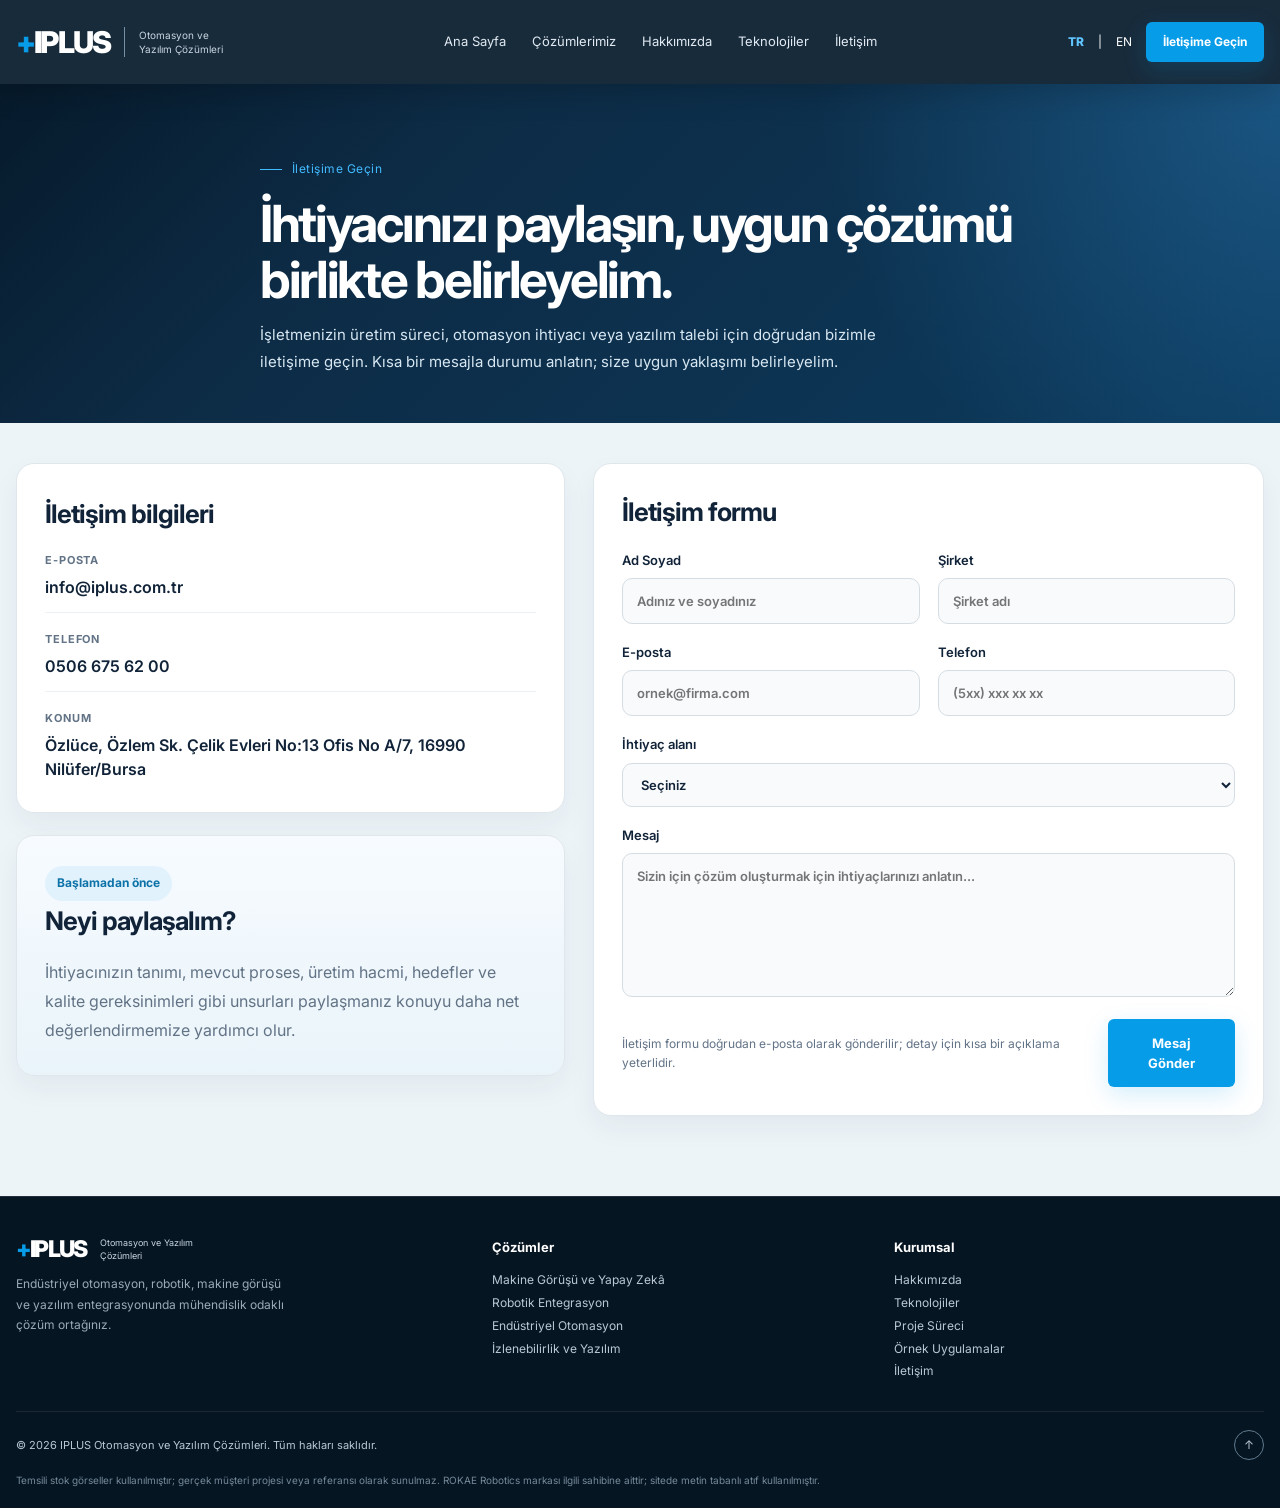
<file: contact.html>
<!doctype html>
<html lang="tr">
<head>
  <meta charset="utf-8">
  <meta name="viewport" content="width=device-width, initial-scale=1">
  <meta name="description" content="IPLUS ile iletişime geçin. Projeniz, otomasyon ihtiyacınız veya robotik çözümleriniz için bizimle iletişim kurun.">
  <meta name="theme-color" content="#061a2b">
  <title>IPLUS | İletişime Geçin</title>
  <link rel="icon" href="assets/favicon.svg" type="image/svg+xml">
  <link rel="preconnect" href="https://fonts.googleapis.com">
  <link rel="preconnect" href="https://fonts.gstatic.com" crossorigin>
  <link href="https://fonts.googleapis.com/css2?family=Inter:wght@400;500;600;700;800&display=swap" rel="stylesheet">
  <link rel="stylesheet" href="css/styles.css">
</head>
<body class="page-body">
  <header class="site-header">
    <div class="wrap nav">
      <a href="index.html#home" class="brand" aria-label="IPLUS ana sayfa">
        <div class="brandmark"><span>+</span>IPLUS</div>
        <div class="brandline" aria-hidden="true"></div>
        <div class="branddesc" data-tr="Otomasyon ve Yazılım Çözümleri" data-en="Automation &amp; Software Solutions">Otomasyon ve Yazılım Çözümleri</div>
      </a>

      <nav class="links" aria-label="Ana navigasyon">
        <a href="index.html#home" data-tr="Ana Sayfa" data-en="Home">Ana Sayfa</a>
        <a href="index.html#solutions" data-tr="Çözümlerimiz" data-en="Solutions">Çözümlerimiz</a>
        <a href="index.html#about" data-tr="Hakkımızda" data-en="About">Hakkımızda</a>
        <a href="index.html#technologies" data-tr="Teknolojiler" data-en="Technologies">Teknolojiler</a>
        <a class="active" href="contact.html" data-tr="İletişim" data-en="Contact">İletişim</a>
      </nav>

      <div class="navright">
        <button type="button" class="lang active" data-lang="tr" aria-pressed="true">TR</button>
        <span aria-hidden="true">|</span>
        <button type="button" class="lang" data-lang="en" aria-pressed="false">EN</button>
        <a class="btn btn-primary btn-nav" href="contact.html" data-tr="İletişime Geçin" data-en="Get in Touch">İletişime Geçin</a>
        <button type="button" class="hamb" aria-label="Menüyü aç" aria-expanded="false" id="hamb">☰</button>
      </div>

      <nav class="mobile-links" id="mobileLinks" aria-label="Mobil navigasyon">
        <a href="index.html#home" data-tr="Ana Sayfa" data-en="Home">Ana Sayfa</a>
        <a href="index.html#solutions" data-tr="Çözümlerimiz" data-en="Solutions">Çözümlerimiz</a>
        <a href="index.html#about" data-tr="Hakkımızda" data-en="About">Hakkımızda</a>
        <a href="index.html#technologies" data-tr="Teknolojiler" data-en="Technologies">Teknolojiler</a>
        <a href="contact.html" data-tr="İletişim" data-en="Contact">İletişim</a>
      </nav>
    </div>
  </header>

  <main class="page-main">
    <section class="page-hero">
      <div class="wrap page-hero__inner">
        <div class="eyebrow" data-tr="İletişime Geçin" data-en="Get in Touch">İletişime Geçin</div>
        <h1 data-tr="İhtiyacınızı paylaşın, uygun çözümü birlikte belirleyelim." data-en="Share your need, and let’s define the right solution together.">İhtiyacınızı paylaşın, uygun çözümü birlikte belirleyelim.</h1>
        <p data-tr="İşletmenizin üretim süreci, otomasyon ihtiyacı veya yazılım talebi için doğrudan bizimle iletişime geçin. Kısa bir mesajla durumu anlatın; size uygun yaklaşımı belirleyelim." data-en="Reach out about your production process, automation requirement or software need. Send a short message and we’ll help define the right approach.">İşletmenizin üretim süreci, otomasyon ihtiyacı veya yazılım talebi için doğrudan bizimle iletişime geçin. Kısa bir mesajla durumu anlatın; size uygun yaklaşımı belirleyelim.</p>
      </div>
    </section>

    <section class="contact-shell wrap">
      <div class="contact-grid">
        <div class="contact-panel">
          <div class="panel-card">
            <h2 data-tr="İletişim bilgileri" data-en="Contact details">İletişim bilgileri</h2>
            <div class="info-list">
              <div class="info-item">
                <span class="label" data-tr="E-posta" data-en="Email">E-posta</span>
                <a href="mailto:info@iplus.com.tr">info@iplus.com.tr</a>
              </div>
              <div class="info-item">
                <span class="label" data-tr="Telefon" data-en="Phone">Telefon</span>
                <a href="tel:+905066756200">0506 675 62 00</a>
              </div>
              <div class="info-item">
                <span class="label" data-tr="Konum" data-en="Location">Konum</span>
                <a href="https://www.google.com/maps/place//data=!4m2!3m1!1s0x14ca13b19a54fd03:0xd74693c692aea66e?sa=X&ved=1t:8290&ictx=111" target="_blank" rel="noopener noreferrer">Özlüce, Özlem Sk. Çelik Evleri No:13 Ofis No A/7, 16990 Nilüfer/Bursa</a>
              </div>
            </div>
          </div>

          <div class="panel-card map-card">
            <div class="contact-pill" data-tr="Başlamadan önce" data-en="Before we begin">Başlamadan önce</div>
            <h2 data-tr="Neyi paylaşalım?" data-en="What should we know?">Neyi paylaşalım?</h2>
            <p data-tr="İhtiyacınızın tanımı, mevcut proses, üretim hacmi, hedefler ve kalite gereksinimleri gibi unsurları paylaşmanız konuyu daha net değerlendirmemize yardımcı olur." data-en="Share your process, current setup, production volume, goals and quality requirements so we can assess the best path early on.">İhtiyacınızın tanımı, mevcut proses, üretim hacmi, hedefler ve kalite gereksinimleri gibi unsurları paylaşmanız konuyu daha net değerlendirmemize yardımcı olur.</p>
          </div>
        </div>

        <div class="form-panel">
          <div class="form-card">
            <h2 data-tr="İletişim formu" data-en="Contact form">İletişim formu</h2>
            <form class="contact-form" action="mailto:info@iplus.com.tr" method="post" enctype="text/plain">
              <div class="input-row">
                <label>
                  <span data-tr="Ad Soyad" data-en="Full name">Ad Soyad</span>
                  <input type="text" name="name" placeholder="Adınız ve soyadınız" aria-label="Ad Soyad">
                </label>
                <label>
                  <span data-tr="Şirket" data-en="Company">Şirket</span>
                  <input type="text" name="company" placeholder="Şirket adı" aria-label="Şirket">
                </label>
              </div>

              <div class="input-row">
                <label>
                  <span data-tr="E-posta" data-en="Email">E-posta</span>
                  <input type="email" name="email" placeholder="ornek@firma.com" aria-label="E-posta">
                </label>
                <label>
                  <span data-tr="Telefon" data-en="Phone">Telefon</span>
                  <input type="tel" name="phone" placeholder="(5xx) xxx xx xx" aria-label="Telefon">
                </label>
              </div>

              <label>
                <span data-tr="İhtiyaç alanı" data-en="Area of need">İhtiyaç alanı</span>
                <select name="interest" aria-label="İhtiyaç alanı">
                  <option value="" data-tr="Seçiniz" data-en="Select">Seçiniz</option>
                  <option value="automation" data-tr="Endüstriyel otomasyon" data-en="Industrial automation">Endüstriyel otomasyon</option>
                  <option value="vision" data-tr="Makine görüşü" data-en="Machine vision">Makine görüşü</option>
                  <option value="robotics" data-tr="Robotik entegrasyon" data-en="Robotics integration">Robotik entegrasyon</option>
                  <option value="software" data-tr="İzlenebilirlik / yazılım" data-en="Traceability / software">İzlenebilirlik / yazılım</option>
                </select>
              </label>

              <label>
                <span data-tr="Mesaj" data-en="Message">Mesaj</span>
                <textarea name="message" placeholder="Sizin için çözüm oluşturmak için ihtiyaçlarınızı anlatın..." aria-label="Mesaj"></textarea>
              </label>

              <div class="submit-row">
                <div class="form-note" data-tr="İletişim formu doğrudan e-posta olarak gönderilir; detay için kısa bir açıklama yeterlidir." data-en="This form is ready for direct email delivery; a short description is usually enough to start the conversation.">İletişim formu doğrudan e-posta olarak gönderilir; detay için kısa bir açıklama yeterlidir.</div>
                <button type="submit" class="btn btn-primary" data-tr="Mesaj Gönder" data-en="Send message">Mesaj Gönder</button>
              </div>
            </form>
          </div>
        </div>
      </div>
    </section>
  </main>

  <footer class="footer">
    <div class="wrap footer-grid">
      <div class="footer-brand">
        <a href="index.html#home" class="brand">
          <div class="brandmark"><span>+</span>IPLUS</div>
          <div class="branddesc" data-tr="Otomasyon ve Yazılım Çözümleri" data-en="Automation &amp; Software Solutions">Otomasyon ve Yazılım Çözümleri</div>
        </a>
        <p data-tr="Endüstriyel otomasyon, robotik, makine görüşü ve yazılım entegrasyonunda mühendislik odaklı çözüm ortağınız." data-en="Your engineering partner for industrial automation, robotics, machine vision and software integration.">Endüstriyel otomasyon, robotik, makine görüşü ve yazılım entegrasyonunda mühendislik odaklı çözüm ortağınız.</p>
      </div>
      <div>
        <h4 data-tr="Çözümler" data-en="Solutions">Çözümler</h4>
        <ul>
          <li><a href="index.html#solution-vision" data-tr="Makine Görüşü ve Yapay Zekâ" data-en="Machine Vision &amp; AI">Makine Görüşü ve Yapay Zekâ</a></li>
          <li><a href="index.html#solution-robotics" data-tr="Robotik Entegrasyon" data-en="Robotics Integration">Robotik Entegrasyon</a></li>
          <li><a href="index.html#solution-automation" data-tr="Endüstriyel Otomasyon" data-en="Industrial Automation">Endüstriyel Otomasyon</a></li>
          <li><a href="index.html#solution-software" data-tr="İzlenebilirlik ve Yazılım" data-en="Traceability &amp; Software">İzlenebilirlik ve Yazılım</a></li>
        </ul>
      </div>
      <div>
        <h4 data-tr="Kurumsal" data-en="Company">Kurumsal</h4>
        <ul>
          <li><a href="index.html#about" data-tr="Hakkımızda" data-en="About">Hakkımızda</a></li>
          <li><a href="index.html#technologies" data-tr="Teknolojiler" data-en="Technologies">Teknolojiler</a></li>
          <li><a href="index.html#process" data-tr="Proje Süreci" data-en="Project Process">Proje Süreci</a></li>
          <li><a href="index.html#projects" data-tr="Örnek Uygulamalar" data-en="Example Applications">Örnek Uygulamalar</a></li>
          <li><a href="contact.html" data-tr="İletişim" data-en="Contact">İletişim</a></li>
        </ul>
      </div>
    </div>
    <div class="wrap footer-bottom">
      <div data-tr="© 2026 IPLUS Otomasyon ve Yazılım Çözümleri. Tüm hakları saklıdır." data-en="© 2026 IPLUS Automation &amp; Software Solutions. All rights reserved.">© 2026 IPLUS Otomasyon ve Yazılım Çözümleri. Tüm hakları saklıdır.</div>
      <div class="social" id="footer-social">
        <a href="#" data-social="linkedin" hidden>LinkedIn</a>
        <a href="#" data-social="instagram" hidden>Instagram</a>
        <a href="#" data-social="youtube" hidden>YouTube</a>
        <a href="index.html#home" class="topbtn" aria-label="Yukarı çık">↑</a>
      </div>
    </div>
    <div class="wrap disclaimer" data-tr="Temsili stok görseller kullanılmıştır; gerçek müşteri projesi veya referansı olarak sunulmaz. ROKAE Robotics markası ilgili sahibine aittir; sitede metin tabanlı atıf kullanılmıştır." data-en="Illustrative stock imagery is used and is not presented as a customer project or reference. ROKAE Robotics is a trademark of its respective owner; this site uses a text-based reference only.">Temsili stok görseller kullanılmıştır; gerçek müşteri projesi veya referansı olarak sunulmaz. ROKAE Robotics markası ilgili sahibine aittir; sitede metin tabanlı atıf kullanılmıştır.</div>
  </footer>

  <script src="js/main.js" defer></script>
</body>
</html>
</file>
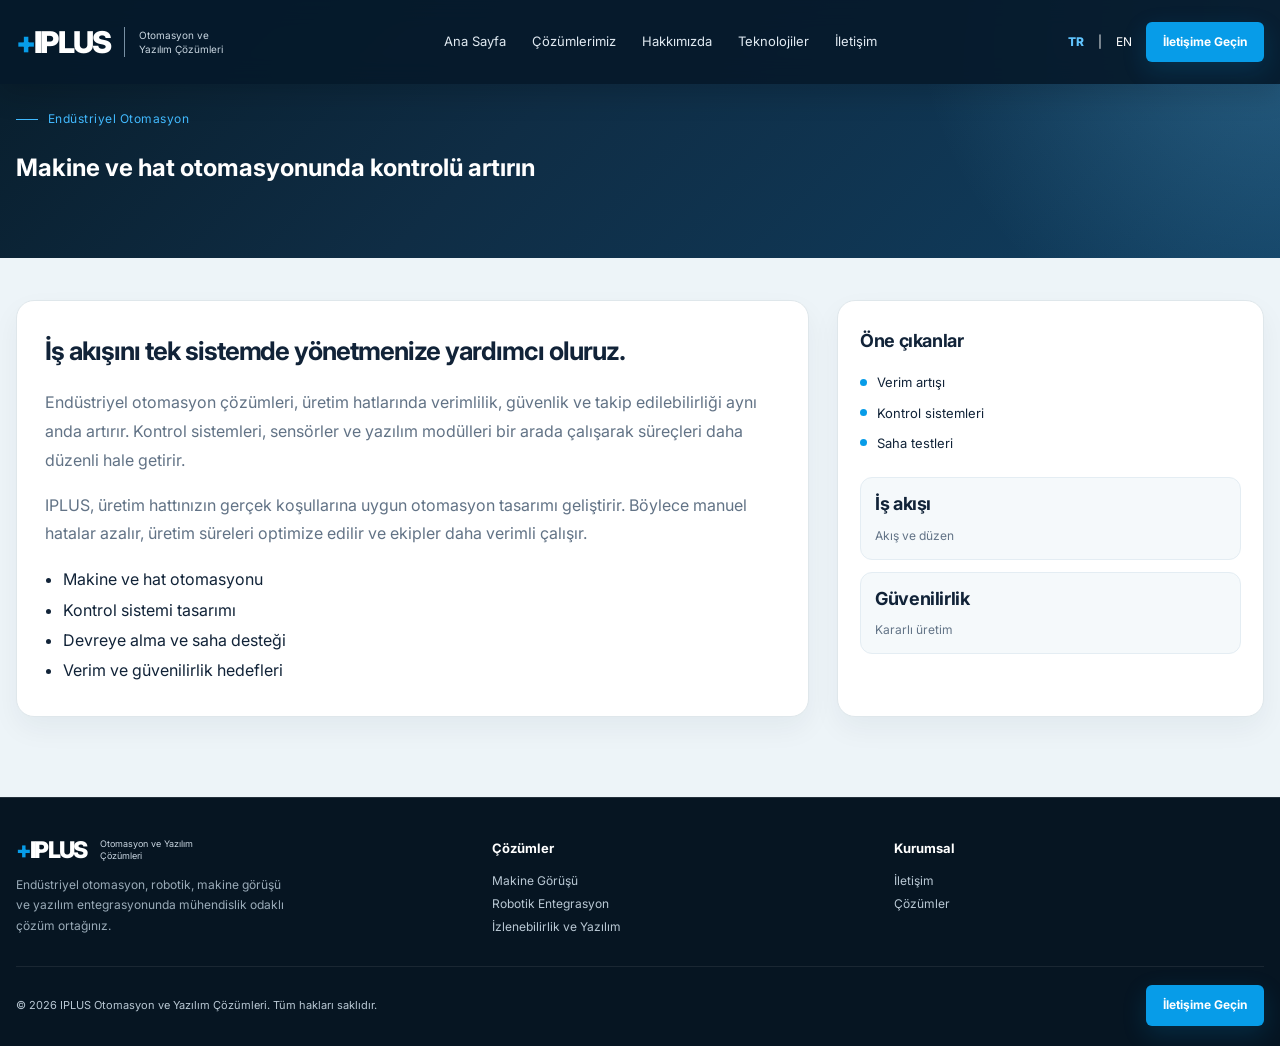
<file: endustriyel-otomasyon.html>
<!doctype html>
<html lang="tr">
<head>
  <meta charset="utf-8">
  <meta name="viewport" content="width=device-width, initial-scale=1">
  <title>IPLUS | Endüstriyel Otomasyon</title>
  <meta name="description" content="Endüstriyel otomasyon ve kontrol sistemi çözümleri.">
  <link rel="preconnect" href="https://fonts.googleapis.com">
  <link rel="preconnect" href="https://fonts.gstatic.com" crossorigin>
  <link href="https://fonts.googleapis.com/css2?family=Inter:wght@400;500;600;700;800&display=swap" rel="stylesheet">
  <link rel="stylesheet" href="css/styles.css">
</head>
<body class="solution-page page-body">
  <header class="site-header">
    <div class="wrap nav">
      <a href="index.html#home" class="brand" aria-label="IPLUS ana sayfa">
        <div class="brandmark"><span>+</span>IPLUS</div>
        <div class="brandline" aria-hidden="true"></div>
        <div class="branddesc" data-tr="Otomasyon ve Yazılım Çözümleri" data-en="Automation &amp; Software Solutions">Otomasyon ve Yazılım Çözümleri</div>
      </a>
      <nav class="links" aria-label="Ana navigasyon">
        <a href="index.html#home" data-tr="Ana Sayfa" data-en="Home">Ana Sayfa</a>
        <a href="index.html#solutions" class="active" data-tr="Çözümlerimiz" data-en="Solutions">Çözümlerimiz</a>
        <a href="index.html#about" data-tr="Hakkımızda" data-en="About">Hakkımızda</a>
        <a href="index.html#technologies" data-tr="Teknolojiler" data-en="Technologies">Teknolojiler</a>
        <a href="contact.html" data-tr="İletişim" data-en="Contact">İletişim</a>
      </nav>
      <div class="navright">
        <button type="button" class="lang active" data-lang="tr" aria-pressed="true">TR</button>
        <span aria-hidden="true">|</span>
        <button type="button" class="lang" data-lang="en" aria-pressed="false">EN</button>
        <a class="btn btn-primary btn-nav" href="contact.html" data-tr="İletişime Geçin" data-en="Get in Touch">İletişime Geçin</a>
        <button type="button" class="hamb" aria-label="Menüyü aç" aria-expanded="false" id="hamb">☰</button>
      </div>
      <nav class="mobile-links" id="mobileLinks" aria-label="Mobil navigasyon">
        <a href="index.html#home">Ana Sayfa</a>
        <a href="index.html#solutions">Çözümlerimiz</a>
        <a href="index.html#about">Hakkımızda</a>
        <a href="index.html#technologies">Teknolojiler</a>
        <a href="contact.html">İletişim</a>
      </nav>
    </div>
  </header>

  <main>
    <section class="solution-page__hero">
      <div class="wrap solution-page__hero-inner">
        <div class="eyebrow" data-tr="Endüstriyel Otomasyon" data-en="Industrial Automation">Endüstriyel Otomasyon</div>
        <h1 data-tr="Makine ve hat otomasyonunda kontrolü artırın" data-en="Increase control in machine and line automation">Makine ve hat otomasyonunda kontrolü artırın</h1>
      </div>
    </section>

    <section class="wrap solution-layout">
      <article class="solution-content">
        <h2 data-tr="İş akışını tek sistemde yönetmenize yardımcı oluruz." data-en="We help you manage your workflow in one integrated system.">İş akışını tek sistemde yönetmenize yardımcı oluruz.</h2>
        <p data-tr="Endüstriyel otomasyon çözümleri, üretim hatlarında verimlilik, güvenlik ve takip edilebilirliği aynı anda artırır. Kontrol sistemleri, sensörler ve yazılım modülleri bir arada çalışarak süreçleri daha düzenli hale getirir." data-en="Industrial automation solutions improve productivity, safety and traceability at the same time. Control systems, sensors and software modules work together to create more stable, more predictable processes.">Endüstriyel otomasyon çözümleri, üretim hatlarında verimlilik, güvenlik ve takip edilebilirliği aynı anda artırır. Kontrol sistemleri, sensörler ve yazılım modülleri bir arada çalışarak süreçleri daha düzenli hale getirir.</p>
        <p data-tr="IPLUS, üretim hattınızın gerçek koşullarına uygun otomasyon tasarımı geliştirir. Böylece manuel hatalar azalır, üretim süreleri optimize edilir ve ekipler daha verimli çalışır." data-en="IPLUS develops automation designs tailored to the real conditions of your production line. This reduces manual errors, optimizes lead times and helps teams work more efficiently.">IPLUS, üretim hattınızın gerçek koşullarına uygun otomasyon tasarımı geliştirir. Böylece manuel hatalar azalır, üretim süreleri optimize edilir ve ekipler daha verimli çalışır.</p>
        <ul class="solution-list">
          <li data-tr="Makine ve hat otomasyonu" data-en="Machine and line automation">Makine ve hat otomasyonu</li>
          <li data-tr="Kontrol sistemi tasarımı" data-en="Control system design">Kontrol sistemi tasarımı</li>
          <li data-tr="Devreye alma ve saha desteği" data-en="Commissioning and field support">Devreye alma ve saha desteği</li>
          <li data-tr="Verim ve güvenilirlik hedefleri" data-en="Efficiency and reliability goals">Verim ve güvenilirlik hedefleri</li>
        </ul>
      </article>

      <aside class="solution-aside">
        <h3 data-tr="Öne çıkanlar" data-en="Highlights">Öne çıkanlar</h3>
        <ul>
          <li data-tr="Verim artışı" data-en="Efficiency gains">Verim artışı</li>
          <li data-tr="Kontrol sistemleri" data-en="Control systems">Kontrol sistemleri</li>
          <li data-tr="Saha testleri" data-en="Field testing">Saha testleri</li>
        </ul>
        <div class="solution-metrics">
          <div class="solution-metric">
            <strong data-tr="İş akışı" data-en="Workflow">İş akışı</strong>
            <span data-tr="Akış ve düzen" data-en="Flow and order">Akış ve düzen</span>
          </div>
          <div class="solution-metric">
            <strong data-tr="Güvenilirlik" data-en="Reliability">Güvenilirlik</strong>
            <span data-tr="Kararlı üretim" data-en="Stable production">Kararlı üretim</span>
          </div>
        </div>
      </aside>
    </section>
  </main>

  <footer class="footer">
    <div class="wrap footer-grid">
      <div class="footer-brand">
        <a href="index.html#home" class="brand">
          <div class="brandmark"><span>+</span>IPLUS</div>
          <div class="branddesc" data-tr="Otomasyon ve Yazılım Çözümleri" data-en="Automation &amp; Software Solutions">Otomasyon ve Yazılım Çözümleri</div>
        </a>
        <p data-tr="Endüstriyel otomasyon, robotik, makine görüşü ve yazılım entegrasyonunda mühendislik odaklı çözüm ortağınız." data-en="Your engineering partner for industrial automation, robotics, machine vision and software integration.">Endüstriyel otomasyon, robotik, makine görüşü ve yazılım entegrasyonunda mühendislik odaklı çözüm ortağınız.</p>
      </div>
      <div>
        <h4 data-tr="Çözümler" data-en="Solutions">Çözümler</h4>
        <ul>
          <li><a href="makine-goruntu.html" data-tr="Makine Görüşü" data-en="Machine Vision">Makine Görüşü</a></li>
          <li><a href="robotik-entegrasyon.html" data-tr="Robotik Entegrasyon" data-en="Robotics Integration">Robotik Entegrasyon</a></li>
          <li><a href="izlenebilirlik-yazilim.html" data-tr="İzlenebilirlik ve Yazılım" data-en="Traceability &amp; Software">İzlenebilirlik ve Yazılım</a></li>
        </ul>
      </div>
      <div>
        <h4 data-tr="Kurumsal" data-en="Company">Kurumsal</h4>
        <ul>
          <li><a href="contact.html" data-tr="İletişim" data-en="Contact">İletişim</a></li>
          <li><a href="index.html#solutions" data-tr="Çözümler" data-en="Solutions">Çözümler</a></li>
        </ul>
      </div>
    </div>
    <div class="wrap footer-bottom">
      <div data-tr="© 2026 IPLUS Otomasyon ve Yazılım Çözümleri. Tüm hakları saklıdır." data-en="© 2026 IPLUS Automation &amp; Software Solutions. All rights reserved.">© 2026 IPLUS Otomasyon ve Yazılım Çözümleri. Tüm hakları saklıdır.</div>
      <a href="contact.html" class="btn btn-primary btn-nav" data-tr="İletişime Geçin" data-en="Get in Touch">İletişime Geçin</a>
    </div>
  </footer>

  <script src="js/main.js" defer></script>
</body>
</html>
</file>
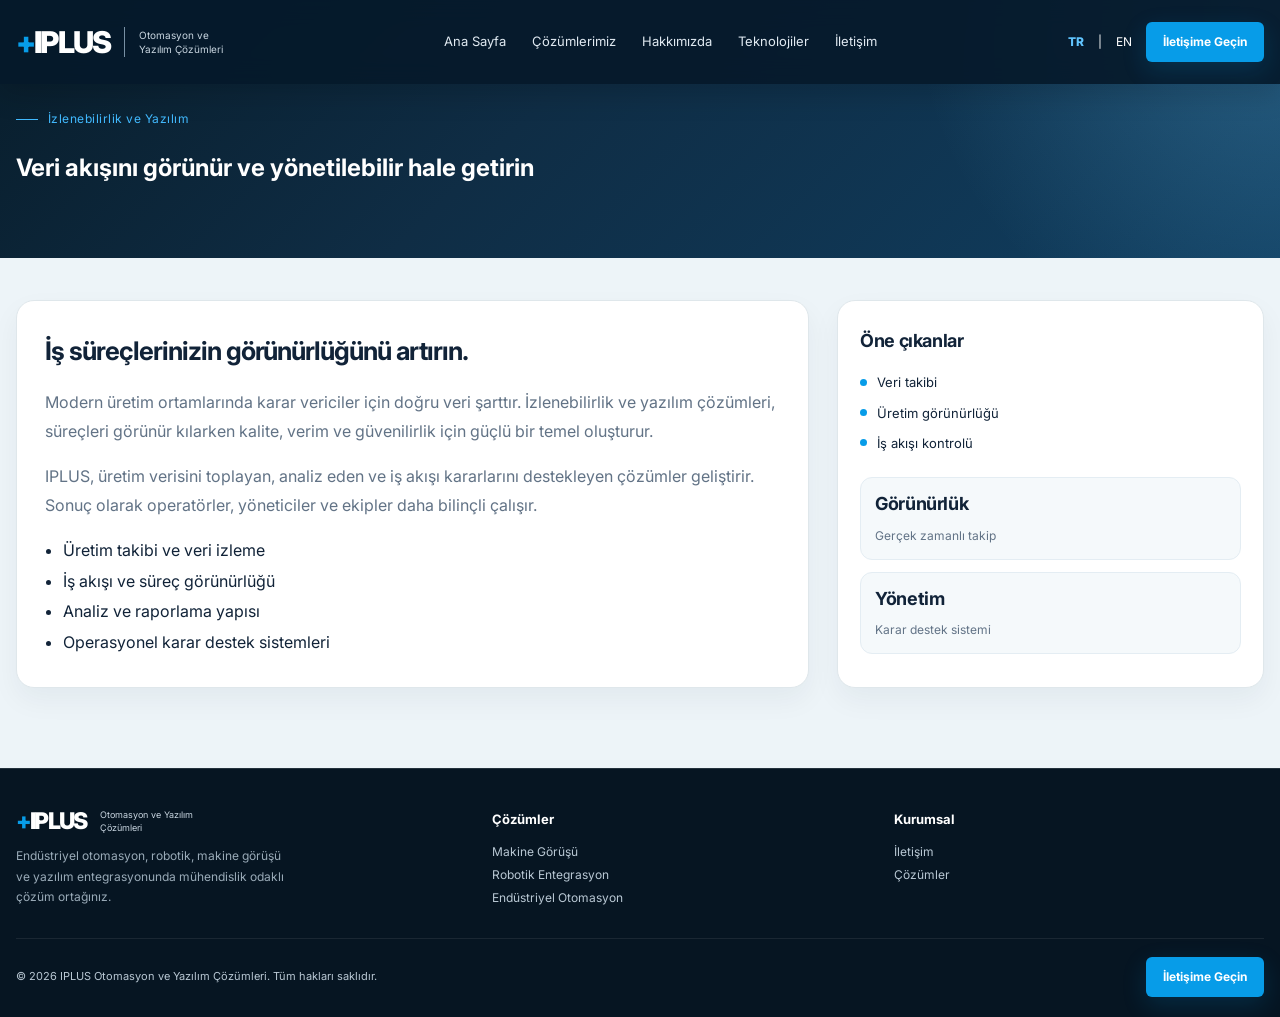
<file: izlenebilirlik-yazilim.html>
<!doctype html>
<html lang="tr">
<head>
  <meta charset="utf-8">
  <meta name="viewport" content="width=device-width, initial-scale=1">
  <title>IPLUS | İzlenebilirlik ve Yazılım</title>
  <meta name="description" content="İzlenebilirlik, veri takibi ve süreç kontrolü yazılım çözümleri.">
  <link rel="preconnect" href="https://fonts.googleapis.com">
  <link rel="preconnect" href="https://fonts.gstatic.com" crossorigin>
  <link href="https://fonts.googleapis.com/css2?family=Inter:wght@400;500;600;700;800&display=swap" rel="stylesheet">
  <link rel="stylesheet" href="css/styles.css">
</head>
<body class="solution-page page-body">
  <header class="site-header">
    <div class="wrap nav">
      <a href="index.html#home" class="brand" aria-label="IPLUS ana sayfa">
        <div class="brandmark"><span>+</span>IPLUS</div>
        <div class="brandline" aria-hidden="true"></div>
        <div class="branddesc" data-tr="Otomasyon ve Yazılım Çözümleri" data-en="Automation &amp; Software Solutions">Otomasyon ve Yazılım Çözümleri</div>
      </a>
      <nav class="links" aria-label="Ana navigasyon">
        <a href="index.html#home" data-tr="Ana Sayfa" data-en="Home">Ana Sayfa</a>
        <a href="index.html#solutions" class="active" data-tr="Çözümlerimiz" data-en="Solutions">Çözümlerimiz</a>
        <a href="index.html#about" data-tr="Hakkımızda" data-en="About">Hakkımızda</a>
        <a href="index.html#technologies" data-tr="Teknolojiler" data-en="Technologies">Teknolojiler</a>
        <a href="contact.html" data-tr="İletişim" data-en="Contact">İletişim</a>
      </nav>
      <div class="navright">
        <button type="button" class="lang active" data-lang="tr" aria-pressed="true">TR</button>
        <span aria-hidden="true">|</span>
        <button type="button" class="lang" data-lang="en" aria-pressed="false">EN</button>
        <a class="btn btn-primary btn-nav" href="contact.html" data-tr="İletişime Geçin" data-en="Get in Touch">İletişime Geçin</a>
        <button type="button" class="hamb" aria-label="Menüyü aç" aria-expanded="false" id="hamb">☰</button>
      </div>
      <nav class="mobile-links" id="mobileLinks" aria-label="Mobil navigasyon">
        <a href="index.html#home">Ana Sayfa</a>
        <a href="index.html#solutions">Çözümlerimiz</a>
        <a href="index.html#about">Hakkımızda</a>
        <a href="index.html#technologies">Teknolojiler</a>
        <a href="contact.html">İletişim</a>
      </nav>
    </div>
  </header>

  <main>
    <section class="solution-page__hero">
      <div class="wrap solution-page__hero-inner">
        <div class="eyebrow" data-tr="İzlenebilirlik ve Yazılım" data-en="Traceability &amp; Software">İzlenebilirlik ve Yazılım</div>
        <h1 data-tr="Veri akışını görünür ve yönetilebilir hale getirin" data-en="Make your data flow visible and manageable">Veri akışını görünür ve yönetilebilir hale getirin</h1>
      </div>
    </section>

    <section class="wrap solution-layout">
      <article class="solution-content">
        <h2 data-tr="İş süreçlerinizin görünürlüğünü artırın." data-en="Improve visibility across your operations.">İş süreçlerinizin görünürlüğünü artırın.</h2>
        <p data-tr="Modern üretim ortamlarında karar vericiler için doğru veri şarttır. İzlenebilirlik ve yazılım çözümleri, süreçleri görünür kılarken kalite, verim ve güvenilirlik için güçlü bir temel oluşturur." data-en="In modern manufacturing, decision makers need accurate data. Traceability and software solutions make processes visible while building a strong foundation for quality, efficiency and reliability.">Modern üretim ortamlarında karar vericiler için doğru veri şarttır. İzlenebilirlik ve yazılım çözümleri, süreçleri görünür kılarken kalite, verim ve güvenilirlik için güçlü bir temel oluşturur.</p>
        <p data-tr="IPLUS, üretim verisini toplayan, analiz eden ve iş akışı kararlarını destekleyen çözümler geliştirir. Sonuç olarak operatörler, yöneticiler ve ekipler daha bilinçli çalışır." data-en="IPLUS develops solutions that collect production data, analyze it and support operational decisions. The result is a more informed and better coordinated team across the production flow.">IPLUS, üretim verisini toplayan, analiz eden ve iş akışı kararlarını destekleyen çözümler geliştirir. Sonuç olarak operatörler, yöneticiler ve ekipler daha bilinçli çalışır.</p>
        <ul class="solution-list">
          <li data-tr="Üretim takibi ve veri izleme" data-en="Production tracking and data monitoring">Üretim takibi ve veri izleme</li>
          <li data-tr="İş akışı ve süreç görünürlüğü" data-en="Workflow and process visibility">İş akışı ve süreç görünürlüğü</li>
          <li data-tr="Analiz ve raporlama yapısı" data-en="Analysis and reporting structure">Analiz ve raporlama yapısı</li>
          <li data-tr="Operasyonel karar destek sistemleri" data-en="Operational decision-support systems">Operasyonel karar destek sistemleri</li>
        </ul>
      </article>

      <aside class="solution-aside">
        <h3 data-tr="Öne çıkanlar" data-en="Highlights">Öne çıkanlar</h3>
        <ul>
          <li data-tr="Veri takibi" data-en="Data tracking">Veri takibi</li>
          <li data-tr="Üretim görünürlüğü" data-en="Production visibility">Üretim görünürlüğü</li>
          <li data-tr="İş akışı kontrolü" data-en="Process control">İş akışı kontrolü</li>
        </ul>
        <div class="solution-metrics">
          <div class="solution-metric">
            <strong data-tr="Görünürlük" data-en="Visibility">Görünürlük</strong>
            <span data-tr="Gerçek zamanlı takip" data-en="Real-time monitoring">Gerçek zamanlı takip</span>
          </div>
          <div class="solution-metric">
            <strong data-tr="Yönetim" data-en="Management">Yönetim</strong>
            <span data-tr="Karar destek sistemi" data-en="Decision support">Karar destek sistemi</span>
          </div>
        </div>
      </aside>
    </section>
  </main>

  <footer class="footer">
    <div class="wrap footer-grid">
      <div class="footer-brand">
        <a href="index.html#home" class="brand">
          <div class="brandmark"><span>+</span>IPLUS</div>
          <div class="branddesc" data-tr="Otomasyon ve Yazılım Çözümleri" data-en="Automation &amp; Software Solutions">Otomasyon ve Yazılım Çözümleri</div>
        </a>
        <p data-tr="Endüstriyel otomasyon, robotik, makine görüşü ve yazılım entegrasyonunda mühendislik odaklı çözüm ortağınız." data-en="Your engineering partner for industrial automation, robotics, machine vision and software integration.">Endüstriyel otomasyon, robotik, makine görüşü ve yazılım entegrasyonunda mühendislik odaklı çözüm ortağınız.</p>
      </div>
      <div>
        <h4 data-tr="Çözümler" data-en="Solutions">Çözümler</h4>
        <ul>
          <li><a href="makine-goruntu.html" data-tr="Makine Görüşü" data-en="Machine Vision">Makine Görüşü</a></li>
          <li><a href="robotik-entegrasyon.html" data-tr="Robotik Entegrasyon" data-en="Robotics Integration">Robotik Entegrasyon</a></li>
          <li><a href="endustriyel-otomasyon.html" data-tr="Endüstriyel Otomasyon" data-en="Industrial Automation">Endüstriyel Otomasyon</a></li>
        </ul>
      </div>
      <div>
        <h4 data-tr="Kurumsal" data-en="Company">Kurumsal</h4>
        <ul>
          <li><a href="contact.html" data-tr="İletişim" data-en="Contact">İletişim</a></li>
          <li><a href="index.html#solutions" data-tr="Çözümler" data-en="Solutions">Çözümler</a></li>
        </ul>
      </div>
    </div>
    <div class="wrap footer-bottom">
      <div data-tr="© 2026 IPLUS Otomasyon ve Yazılım Çözümleri. Tüm hakları saklıdır." data-en="© 2026 IPLUS Automation &amp; Software Solutions. All rights reserved.">© 2026 IPLUS Otomasyon ve Yazılım Çözümleri. Tüm hakları saklıdır.</div>
      <a href="contact.html" class="btn btn-primary btn-nav" data-tr="İletişime Geçin" data-en="Get in Touch">İletişime Geçin</a>
    </div>
  </footer>

  <script src="js/main.js" defer></script>
</body>
</html>
</file>
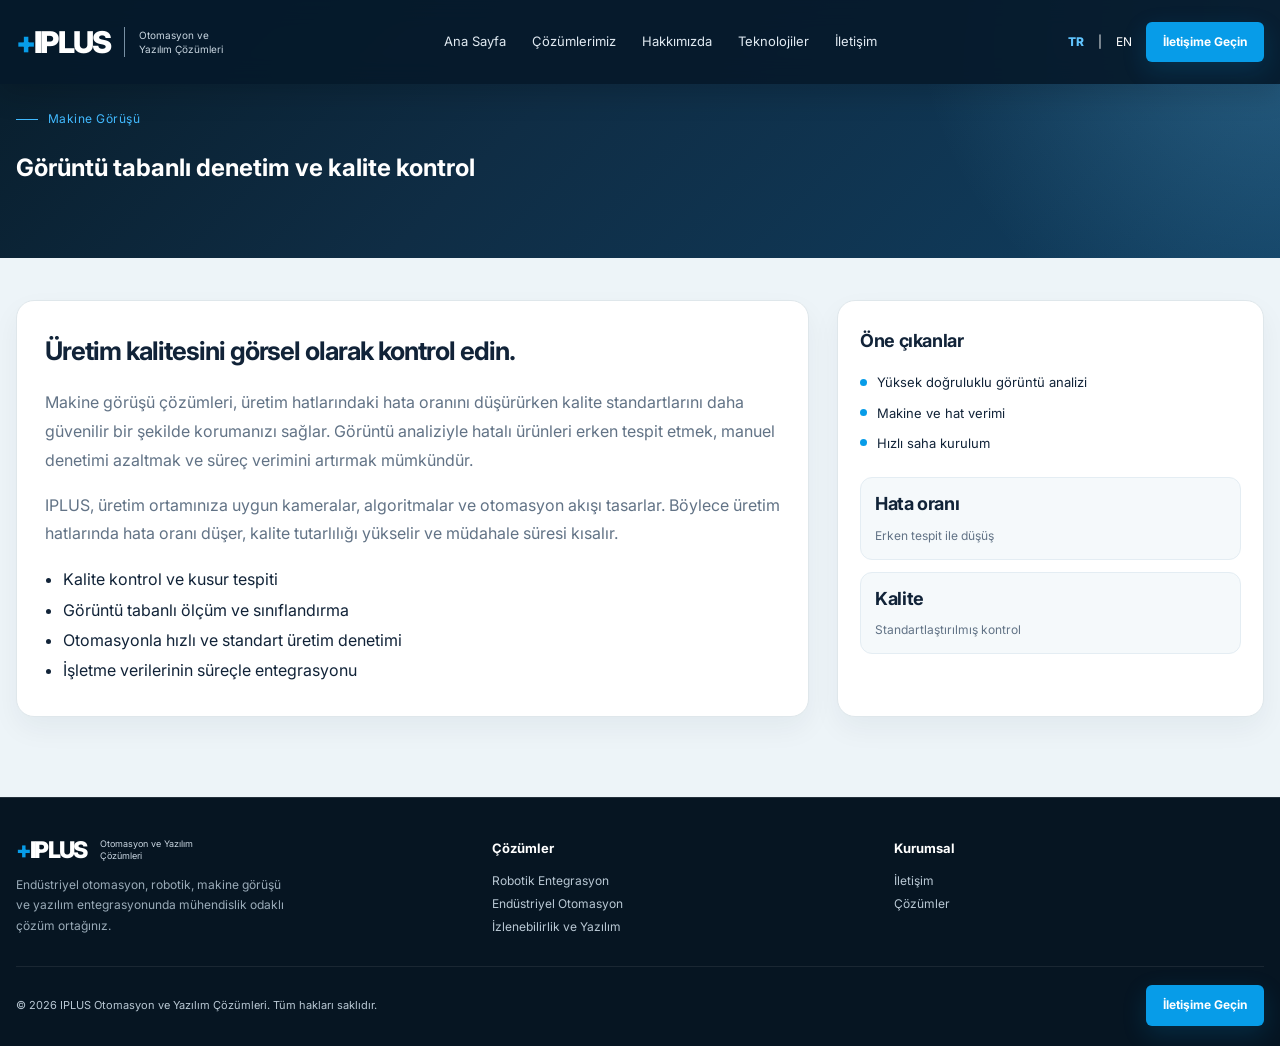
<file: makine-goruntu.html>
<!doctype html>
<html lang="tr">
<head>
  <meta charset="utf-8">
  <meta name="viewport" content="width=device-width, initial-scale=1">
  <title>IPLUS | Makine Görüşü</title>
  <meta name="description" content="Makine görüşü ve görüntü tabanlı kalite kontrol çözümleri.">
  <link rel="preconnect" href="https://fonts.googleapis.com">
  <link rel="preconnect" href="https://fonts.gstatic.com" crossorigin>
  <link href="https://fonts.googleapis.com/css2?family=Inter:wght@400;500;600;700;800&display=swap" rel="stylesheet">
  <link rel="stylesheet" href="css/styles.css">
</head>
<body class="solution-page page-body">
  <header class="site-header">
    <div class="wrap nav">
      <a href="index.html#home" class="brand" aria-label="IPLUS ana sayfa">
        <div class="brandmark"><span>+</span>IPLUS</div>
        <div class="brandline" aria-hidden="true"></div>
        <div class="branddesc" data-tr="Otomasyon ve Yazılım Çözümleri" data-en="Automation &amp; Software Solutions">Otomasyon ve Yazılım Çözümleri</div>
      </a>
      <nav class="links" aria-label="Ana navigasyon">
        <a href="index.html#home" data-tr="Ana Sayfa" data-en="Home">Ana Sayfa</a>
        <a href="index.html#solutions" class="active" data-tr="Çözümlerimiz" data-en="Solutions">Çözümlerimiz</a>
        <a href="index.html#about" data-tr="Hakkımızda" data-en="About">Hakkımızda</a>
        <a href="index.html#technologies" data-tr="Teknolojiler" data-en="Technologies">Teknolojiler</a>
        <a href="contact.html" data-tr="İletişim" data-en="Contact">İletişim</a>
      </nav>
      <div class="navright">
        <button type="button" class="lang active" data-lang="tr" aria-pressed="true">TR</button>
        <span aria-hidden="true">|</span>
        <button type="button" class="lang" data-lang="en" aria-pressed="false">EN</button>
        <a class="btn btn-primary btn-nav" href="contact.html" data-tr="İletişime Geçin" data-en="Get in Touch">İletişime Geçin</a>
        <button type="button" class="hamb" aria-label="Menüyü aç" aria-expanded="false" id="hamb">☰</button>
      </div>
      <nav class="mobile-links" id="mobileLinks" aria-label="Mobil navigasyon">
        <a href="index.html#home">Ana Sayfa</a>
        <a href="index.html#solutions">Çözümlerimiz</a>
        <a href="index.html#about">Hakkımızda</a>
        <a href="index.html#technologies">Teknolojiler</a>
        <a href="contact.html">İletişim</a>
      </nav>
    </div>
  </header>

  <main>
    <section class="solution-page__hero">
      <div class="wrap solution-page__hero-inner">
        <div class="eyebrow" data-tr="Makine Görüşü" data-en="Machine Vision">Makine Görüşü</div>
        <h1 data-tr="Görüntü tabanlı denetim ve kalite kontrol" data-en="Vision-based inspection and quality control">Görüntü tabanlı denetim ve kalite kontrol</h1>
      </div>
    </section>

    <section class="wrap solution-layout">
      <article class="solution-content">
        <h2 data-tr="Üretim kalitesini görsel olarak kontrol edin." data-en="Control production quality visually.">Üretim kalitesini görsel olarak kontrol edin.</h2>
        <p data-tr="Makine görüşü çözümleri, üretim hatlarındaki hata oranını düşürürken kalite standartlarını daha güvenilir bir şekilde korumanızı sağlar. Görüntü analiziyle hatalı ürünleri erken tespit etmek, manuel denetimi azaltmak ve süreç verimini artırmak mümkündür." data-en="Machine vision solutions reduce defect rates while improving quality consistency. With image-based inspection, faulty products can be detected earlier and manual checking can be reduced.">Makine görüşü çözümleri, üretim hatlarındaki hata oranını düşürürken kalite standartlarını daha güvenilir bir şekilde korumanızı sağlar. Görüntü analiziyle hatalı ürünleri erken tespit etmek, manuel denetimi azaltmak ve süreç verimini artırmak mümkündür.</p>
        <p data-tr="IPLUS, üretim ortamınıza uygun kameralar, algoritmalar ve otomasyon akışı tasarlar. Böylece üretim hatlarında hata oranı düşer, kalite tutarlılığı yükselir ve müdahale süresi kısalır." data-en="IPLUS designs camera systems, algorithms and automation workflows around your specific production environment. This lowers defect rates, increases consistency and shortens response time.">IPLUS, üretim ortamınıza uygun kameralar, algoritmalar ve otomasyon akışı tasarlar. Böylece üretim hatlarında hata oranı düşer, kalite tutarlılığı yükselir ve müdahale süresi kısalır.</p>
        <ul class="solution-list">
          <li data-tr="Kalite kontrol ve kusur tespiti" data-en="Quality control and defect detection">Kalite kontrol ve kusur tespiti</li>
          <li data-tr="Görüntü tabanlı ölçüm ve sınıflandırma" data-en="Image-based measurement and classification">Görüntü tabanlı ölçüm ve sınıflandırma</li>
          <li data-tr="Otomasyonla hızlı ve standart üretim denetimi" data-en="Fast, standardized inspection through automation">Otomasyonla hızlı ve standart üretim denetimi</li>
          <li data-tr="İşletme verilerinin süreçle entegrasyonu" data-en="Integration of operational data into the process">İşletme verilerinin süreçle entegrasyonu</li>
        </ul>
      </article>

      <aside class="solution-aside">
        <h3 data-tr="Öne çıkanlar" data-en="Highlights">Öne çıkanlar</h3>
        <ul>
          <li data-tr="Yüksek doğruluklu görüntü analizi" data-en="High-accuracy image analysis">Yüksek doğruluklu görüntü analizi</li>
          <li data-tr="Makine ve hat verimi" data-en="Machine and line efficiency">Makine ve hat verimi</li>
          <li data-tr="Hızlı saha kurulum" data-en="Fast field deployment">Hızlı saha kurulum</li>
        </ul>
        <div class="solution-metrics">
          <div class="solution-metric">
            <strong data-tr="Hata oranı" data-en="Defect rate">Hata oranı</strong>
            <span data-tr="Erken tespit ile düşüş" data-en="Reduction through early detection">Erken tespit ile düşüş</span>
          </div>
          <div class="solution-metric">
            <strong data-tr="Kalite" data-en="Quality">Kalite</strong>
            <span data-tr="Standartlaştırılmış kontrol" data-en="Standardized control">Standartlaştırılmış kontrol</span>
          </div>
        </div>
      </aside>
    </section>
  </main>

  <footer class="footer">
    <div class="wrap footer-grid">
      <div class="footer-brand">
        <a href="index.html#home" class="brand">
          <div class="brandmark"><span>+</span>IPLUS</div>
          <div class="branddesc" data-tr="Otomasyon ve Yazılım Çözümleri" data-en="Automation &amp; Software Solutions">Otomasyon ve Yazılım Çözümleri</div>
        </a>
        <p data-tr="Endüstriyel otomasyon, robotik, makine görüşü ve yazılım entegrasyonunda mühendislik odaklı çözüm ortağınız." data-en="Your engineering partner for industrial automation, robotics, machine vision and software integration.">Endüstriyel otomasyon, robotik, makine görüşü ve yazılım entegrasyonunda mühendislik odaklı çözüm ortağınız.</p>
      </div>
      <div>
        <h4 data-tr="Çözümler" data-en="Solutions">Çözümler</h4>
        <ul>
          <li><a href="robotik-entegrasyon.html" data-tr="Robotik Entegrasyon" data-en="Robotics Integration">Robotik Entegrasyon</a></li>
          <li><a href="endustriyel-otomasyon.html" data-tr="Endüstriyel Otomasyon" data-en="Industrial Automation">Endüstriyel Otomasyon</a></li>
          <li><a href="izlenebilirlik-yazilim.html" data-tr="İzlenebilirlik ve Yazılım" data-en="Traceability &amp; Software">İzlenebilirlik ve Yazılım</a></li>
        </ul>
      </div>
      <div>
        <h4 data-tr="Kurumsal" data-en="Company">Kurumsal</h4>
        <ul>
          <li><a href="contact.html" data-tr="İletişim" data-en="Contact">İletişim</a></li>
          <li><a href="index.html#solutions" data-tr="Çözümler" data-en="Solutions">Çözümler</a></li>
        </ul>
      </div>
    </div>
    <div class="wrap footer-bottom">
      <div data-tr="© 2026 IPLUS Otomasyon ve Yazılım Çözümleri. Tüm hakları saklıdır." data-en="© 2026 IPLUS Automation &amp; Software Solutions. All rights reserved.">© 2026 IPLUS Otomasyon ve Yazılım Çözümleri. Tüm hakları saklıdır.</div>
      <a href="contact.html" class="btn btn-primary btn-nav" data-tr="İletişime Geçin" data-en="Get in Touch">İletişime Geçin</a>
    </div>
  </footer>

  <script src="js/main.js" defer></script>
</body>
</html>
</file>
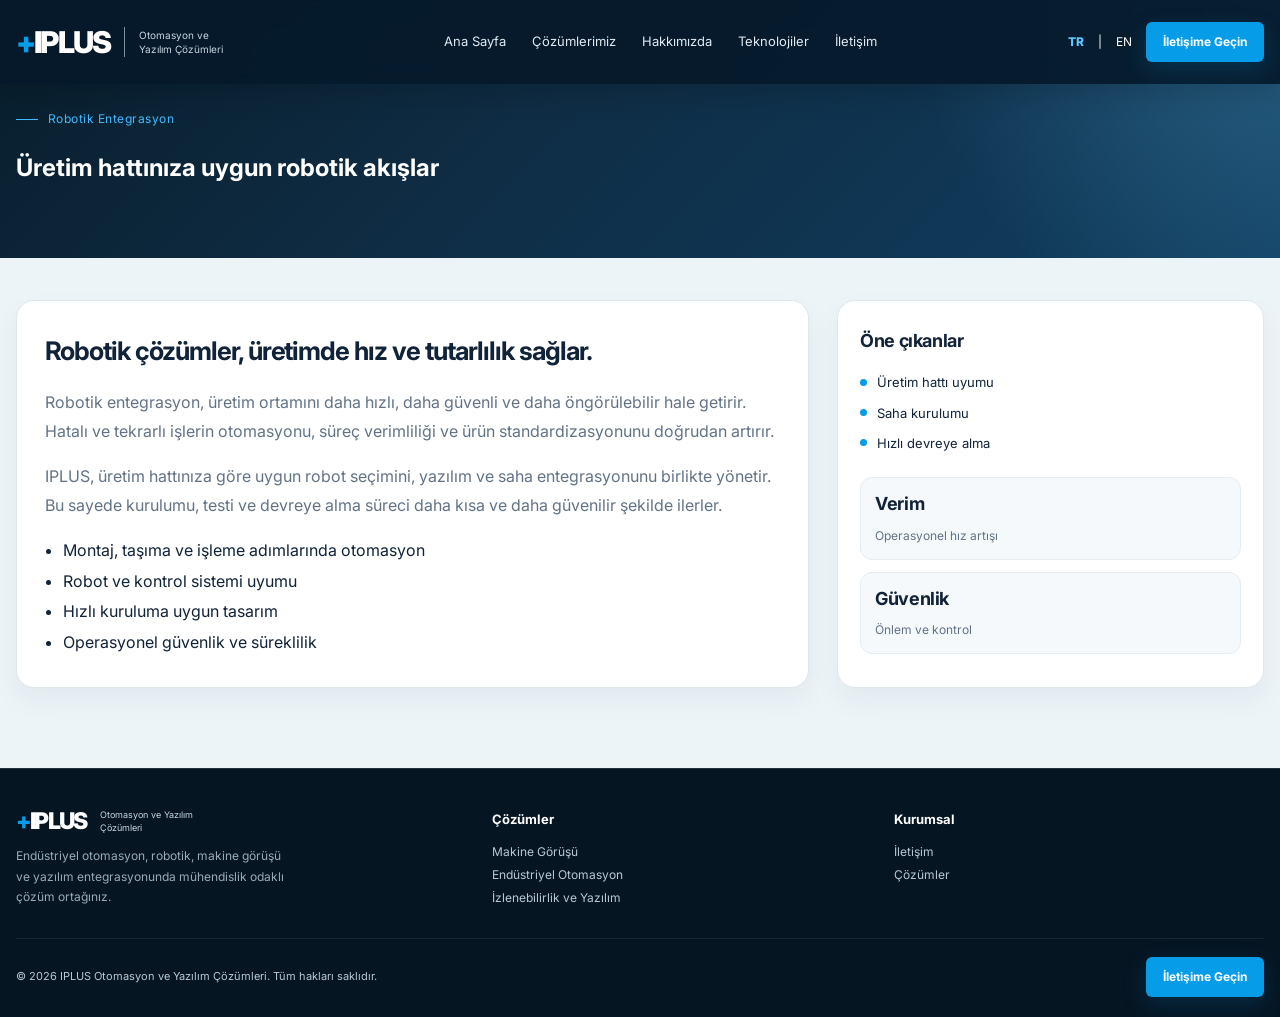
<file: robotik-entegrasyon.html>
<!doctype html>
<html lang="tr">
<head>
  <meta charset="utf-8">
  <meta name="viewport" content="width=device-width, initial-scale=1">
  <title>IPLUS | Robotik Entegrasyon</title>
  <meta name="description" content="Robotik entegrasyon ve endüstriyel otomasyon çözümleri.">
  <link rel="preconnect" href="https://fonts.googleapis.com">
  <link rel="preconnect" href="https://fonts.gstatic.com" crossorigin>
  <link href="https://fonts.googleapis.com/css2?family=Inter:wght@400;500;600;700;800&display=swap" rel="stylesheet">
  <link rel="stylesheet" href="css/styles.css">
</head>
<body class="solution-page page-body">
  <header class="site-header">
    <div class="wrap nav">
      <a href="index.html#home" class="brand" aria-label="IPLUS ana sayfa">
        <div class="brandmark"><span>+</span>IPLUS</div>
        <div class="brandline" aria-hidden="true"></div>
        <div class="branddesc" data-tr="Otomasyon ve Yazılım Çözümleri" data-en="Automation &amp; Software Solutions">Otomasyon ve Yazılım Çözümleri</div>
      </a>
      <nav class="links" aria-label="Ana navigasyon">
        <a href="index.html#home" data-tr="Ana Sayfa" data-en="Home">Ana Sayfa</a>
        <a href="index.html#solutions" class="active" data-tr="Çözümlerimiz" data-en="Solutions">Çözümlerimiz</a>
        <a href="index.html#about" data-tr="Hakkımızda" data-en="About">Hakkımızda</a>
        <a href="index.html#technologies" data-tr="Teknolojiler" data-en="Technologies">Teknolojiler</a>
        <a href="contact.html" data-tr="İletişim" data-en="Contact">İletişim</a>
      </nav>
      <div class="navright">
        <button type="button" class="lang active" data-lang="tr" aria-pressed="true">TR</button>
        <span aria-hidden="true">|</span>
        <button type="button" class="lang" data-lang="en" aria-pressed="false">EN</button>
        <a class="btn btn-primary btn-nav" href="contact.html" data-tr="İletişime Geçin" data-en="Get in Touch">İletişime Geçin</a>
        <button type="button" class="hamb" aria-label="Menüyü aç" aria-expanded="false" id="hamb">☰</button>
      </div>
      <nav class="mobile-links" id="mobileLinks" aria-label="Mobil navigasyon">
        <a href="index.html#home">Ana Sayfa</a>
        <a href="index.html#solutions">Çözümlerimiz</a>
        <a href="index.html#about">Hakkımızda</a>
        <a href="index.html#technologies">Teknolojiler</a>
        <a href="contact.html">İletişim</a>
      </nav>
    </div>
  </header>

  <main>
    <section class="solution-page__hero">
      <div class="wrap solution-page__hero-inner">
        <div class="eyebrow" data-tr="Robotik Entegrasyon" data-en="Robotics Integration">Robotik Entegrasyon</div>
        <h1 data-tr="Üretim hattınıza uygun robotik akışlar" data-en="Robotic workflows tailored to your production line">Üretim hattınıza uygun robotik akışlar</h1>
      </div>
    </section>

    <section class="wrap solution-layout">
      <article class="solution-content">
        <h2 data-tr="Robotik çözümler, üretimde hız ve tutarlılık sağlar." data-en="Robotic solutions bring speed and consistency to production.">Robotik çözümler, üretimde hız ve tutarlılık sağlar.</h2>
        <p data-tr="Robotik entegrasyon, üretim ortamını daha hızlı, daha güvenli ve daha öngörülebilir hale getirir. Hatalı ve tekrarlı işlerin otomasyonu, süreç verimliliği ve ürün standardizasyonunu doğrudan artırır." data-en="Robotics integration makes production faster, safer and more predictable. Automating repetitive or error-prone tasks directly improves efficiency and product standardization.">Robotik entegrasyon, üretim ortamını daha hızlı, daha güvenli ve daha öngörülebilir hale getirir. Hatalı ve tekrarlı işlerin otomasyonu, süreç verimliliği ve ürün standardizasyonunu doğrudan artırır.</p>
        <p data-tr="IPLUS, üretim hattınıza göre uygun robot seçimini, yazılım ve saha entegrasyonunu birlikte yönetir. Bu sayede kurulumu, testi ve devreye alma süreci daha kısa ve daha güvenilir şekilde ilerler." data-en="IPLUS manages the right robot selection, software integration and on-site deployment for your production setup. This keeps installation, testing and commissioning faster and more reliable.">IPLUS, üretim hattınıza göre uygun robot seçimini, yazılım ve saha entegrasyonunu birlikte yönetir. Bu sayede kurulumu, testi ve devreye alma süreci daha kısa ve daha güvenilir şekilde ilerler.</p>
        <ul class="solution-list">
          <li data-tr="Montaj, taşıma ve işleme adımlarında otomasyon" data-en="Automation in assembly, handling and processing">Montaj, taşıma ve işleme adımlarında otomasyon</li>
          <li data-tr="Robot ve kontrol sistemi uyumu" data-en="Robot and control system compatibility">Robot ve kontrol sistemi uyumu</li>
          <li data-tr="Hızlı kuruluma uygun tasarım" data-en="Design for fast deployment">Hızlı kuruluma uygun tasarım</li>
          <li data-tr="Operasyonel güvenlik ve süreklilik" data-en="Operational safety and continuity">Operasyonel güvenlik ve süreklilik</li>
        </ul>
      </article>

      <aside class="solution-aside">
        <h3 data-tr="Öne çıkanlar" data-en="Highlights">Öne çıkanlar</h3>
        <ul>
          <li data-tr="Üretim hattı uyumu" data-en="Line compatibility">Üretim hattı uyumu</li>
          <li data-tr="Saha kurulumu" data-en="On-site setup">Saha kurulumu</li>
          <li data-tr="Hızlı devreye alma" data-en="Fast commissioning">Hızlı devreye alma</li>
        </ul>
        <div class="solution-metrics">
          <div class="solution-metric">
            <strong data-tr="Verim" data-en="Efficiency">Verim</strong>
            <span data-tr="Operasyonel hız artışı" data-en="Higher operating speed">Operasyonel hız artışı</span>
          </div>
          <div class="solution-metric">
            <strong data-tr="Güvenlik" data-en="Safety">Güvenlik</strong>
            <span data-tr="Önlem ve kontrol" data-en="Protection and control">Önlem ve kontrol</span>
          </div>
        </div>
      </aside>
    </section>
  </main>

  <footer class="footer">
    <div class="wrap footer-grid">
      <div class="footer-brand">
        <a href="index.html#home" class="brand">
          <div class="brandmark"><span>+</span>IPLUS</div>
          <div class="branddesc" data-tr="Otomasyon ve Yazılım Çözümleri" data-en="Automation &amp; Software Solutions">Otomasyon ve Yazılım Çözümleri</div>
        </a>
        <p data-tr="Endüstriyel otomasyon, robotik, makine görüşü ve yazılım entegrasyonunda mühendislik odaklı çözüm ortağınız." data-en="Your engineering partner for industrial automation, robotics, machine vision and software integration.">Endüstriyel otomasyon, robotik, makine görüşü ve yazılım entegrasyonunda mühendislik odaklı çözüm ortağınız.</p>
      </div>
      <div>
        <h4 data-tr="Çözümler" data-en="Solutions">Çözümler</h4>
        <ul>
          <li><a href="makine-goruntu.html" data-tr="Makine Görüşü" data-en="Machine Vision">Makine Görüşü</a></li>
          <li><a href="endustriyel-otomasyon.html" data-tr="Endüstriyel Otomasyon" data-en="Industrial Automation">Endüstriyel Otomasyon</a></li>
          <li><a href="izlenebilirlik-yazilim.html" data-tr="İzlenebilirlik ve Yazılım" data-en="Traceability &amp; Software">İzlenebilirlik ve Yazılım</a></li>
        </ul>
      </div>
      <div>
        <h4 data-tr="Kurumsal" data-en="Company">Kurumsal</h4>
        <ul>
          <li><a href="contact.html" data-tr="İletişim" data-en="Contact">İletişim</a></li>
          <li><a href="index.html#solutions" data-tr="Çözümler" data-en="Solutions">Çözümler</a></li>
        </ul>
      </div>
    </div>
    <div class="wrap footer-bottom">
      <div data-tr="© 2026 IPLUS Otomasyon ve Yazılım Çözümleri. Tüm hakları saklıdır." data-en="© 2026 IPLUS Automation &amp; Software Solutions. All rights reserved.">© 2026 IPLUS Otomasyon ve Yazılım Çözümleri. Tüm hakları saklıdır.</div>
      <a href="contact.html" class="btn btn-primary btn-nav" data-tr="İletişime Geçin" data-en="Get in Touch">İletişime Geçin</a>
    </div>
  </footer>

  <script src="js/main.js" defer></script>
</body>
</html>
</file>
<file: css/styles.css>
:root {
  --navy: #061a2b;
  --navy-2: #0d263b;
  --blue: #079ce8;
  --blue-soft: #42baff;
  --ink: #112338;
  --muted: #627386;
  --paper: #f5f6f5;
  --line: #dce3e8;
  --white: #fff;
  --accent: #e8a045;
  --max: 1360px;
  --header-h: 84px;
}

*,
*::before,
*::after {
  box-sizing: border-box;
}

html {
  scroll-behavior: smooth;
  scroll-padding-top: var(--header-h);
}

body {
  margin: 0;
  background: var(--paper);
  color: var(--ink);
  font-family: Inter, ui-sans-serif, system-ui, -apple-system, BlinkMacSystemFont, "Segoe UI", sans-serif;
  line-height: 1.55;
  -webkit-font-smoothing: antialiased;
}

img {
  max-width: 100%;
  display: block;
}

a {
  color: inherit;
  text-decoration: none;
}

button {
  font: inherit;
  cursor: pointer;
}

.wrap {
  width: min(var(--max), calc(100% - 32px));
  margin-inline: auto;
}

.eyebrow {
  font-size: 12px;
  letter-spacing: 0.04em;
  color: var(--blue-soft);
  display: flex;
  align-items: center;
  gap: 10px;
  margin-bottom: 16px;
}

.eyebrow::before {
  content: "";
  display: block;
  width: 22px;
  height: 1px;
  background: currentColor;
}

.section {
  padding: 72px 0;
}

.section-head {
  display: flex;
  align-items: end;
  justify-content: space-between;
  gap: 40px;
  margin-bottom: 32px;
}

.section-head h2,
.process h2,
.project-intro h2,
.tech-intro h2 {
  font-size: clamp(27px, 3vw, 38px);
  line-height: 1.15;
  letter-spacing: -0.04em;
  margin: 0;
}

.section-head p,
.process-intro p,
.project-intro p,
.tech-intro p {
  max-width: 420px;
  color: var(--muted);
  font-size: 14px;
  margin: 0;
  line-height: 1.75;
}

.btn {
  display: inline-flex;
  align-items: center;
  justify-content: center;
  gap: 10px;
  border-radius: 6px;
  padding: 13px 20px;
  font-size: 13px;
  font-weight: 700;
  border: 1px solid transparent;
  transition: transform 0.2s ease, background 0.2s ease, box-shadow 0.2s ease;
}

.btn:hover {
  transform: translateY(-2px);
}

.btn:focus-visible {
  outline: 2px solid var(--blue);
  outline-offset: 2px;
}

.btn-primary {
  background: var(--blue);
  color: var(--white);
  box-shadow: 0 8px 25px rgba(0, 153, 229, 0.17);
}

.btn-outline {
  border-color: #aab8c5;
  color: var(--white);
  background: rgba(12, 33, 50, 0.65);
}

.btn-dark {
  background: var(--navy-2);
  color: var(--white);
}

.btn-nav {
  padding: 10px 16px;
  font-size: 12px;
}

.text-link {
  font-size: 13px;
  font-weight: 700;
  display: inline-flex;
  align-items: center;
  gap: 8px;
}

.text-link span {
  color: var(--blue);
  transition: transform 0.2s ease;
}

.text-link:hover span {
  transform: translateX(4px);
}

/* Header */
.site-header {
  position: fixed;
  inset: 0 0 auto;
  z-index: 50;
  color: var(--white);
  transition: background 0.25s ease, box-shadow 0.25s ease, backdrop-filter 0.25s ease;
}

.page-body .site-header,
.site-header.is-scrolled {
  background: rgba(6, 26, 43, 0.92);
  backdrop-filter: blur(12px);
  box-shadow: 0 8px 30px rgba(0, 0, 0, 0.18);
}

.nav {
  min-height: var(--header-h);
  display: flex;
  align-items: center;
  justify-content: space-between;
  gap: 20px;
}

.brand {
  display: flex;
  align-items: center;
  gap: 14px;
  min-width: 240px;
}

.brandmark {
  font-size: 30px;
  font-weight: 850;
  letter-spacing: -1.8px;
  line-height: 1;
}

.brandmark span {
  color: var(--blue);
}

.brandline {
  height: 30px;
  width: 1px;
  background: #7890a4;
}

.branddesc {
  font-size: 10px;
  line-height: 1.4;
  color: #c8d5e0;
  max-width: 105px;
}

.links {
  display: flex;
  align-items: center;
  gap: 26px;
  font-size: 13px;
  color: #e1eaf2;
}

.links a {
  padding: 8px 0;
  border-bottom: 2px solid transparent;
  transition: color 0.2s ease, border-color 0.2s ease;
}

.links a:hover,
.links a.active {
  color: #43baff;
  border-color: var(--blue);
}

.navright {
  display: flex;
  align-items: center;
  gap: 10px;
  font-size: 12px;
}

.lang {
  background: none;
  border: 0;
  color: var(--white);
  padding: 6px 4px;
}

.lang.active {
  color: #61c5ff;
  font-weight: 800;
}

.lang:focus-visible {
  outline: 2px solid var(--blue);
  outline-offset: 2px;
  border-radius: 4px;
}

.hamb {
  display: none;
  background: none;
  color: var(--white);
  border: 1px solid #64788b;
  border-radius: 8px;
  padding: 7px 10px;
}

.mobile-links {
  display: none;
  position: absolute;
  top: calc(var(--header-h) - 8px);
  left: 18px;
  right: 18px;
  background: #0b2336;
  border: 1px solid #27465c;
  border-radius: 10px;
  padding: 12px;
  flex-direction: column;
  gap: 2px;
}

.mobile-links.open {
  display: flex;
}

.mobile-links a {
  padding: 11px 12px;
  border-radius: 6px;
  font-size: 14px;
}

.mobile-links a:hover {
  background: #15364e;
}

.mobile-links a.active {
  color: #43baff;
}

/* Hero */
.hero {
  min-height: 620px;
  position: relative;
  display: flex;
  align-items: center;
  color: var(--white);
  background: #061726;
  overflow: hidden;
}

.hero__media {
  position: absolute;
  inset: 0;
  z-index: 0;
}

.hero__media img {
  width: 100%;
  height: 100%;
  object-fit: cover;
  object-position: center 42%;
  transform: scale(1.02);
}

.hero__shade {
  position: absolute;
  inset: 0;
  background: linear-gradient(
    90deg,
    rgba(4, 20, 34, 0.98) 0%,
    rgba(4, 20, 34, 0.92) 30%,
    rgba(4, 20, 34, 0.45) 55%,
    rgba(4, 20, 34, 0.08) 100%
  );
  z-index: 1;
}

.hero__fade {
  position: absolute;
  inset: auto 0 0;
  height: 100px;
  background: linear-gradient(transparent, rgba(3, 17, 29, 0.42));
  z-index: 1;
  pointer-events: none;
}

.hero-content {
  position: relative;
  z-index: 2;
  padding: calc(var(--header-h) + 48px) 0 72px;
  max-width: 620px;
}

.hero h1 {
  font-size: clamp(36px, 4.2vw, 56px);
  line-height: 1.08;
  letter-spacing: -0.045em;
  margin: 0 0 20px;
  font-weight: 760;
}

.hero h1 em {
  font-style: normal;
  color: var(--blue);
}

.hero p {
  color: #d2dce5;
  font-size: 15px;
  max-width: 520px;
  line-height: 1.8;
  margin: 0 0 28px;
}

.actions {
  display: flex;
  gap: 12px;
  flex-wrap: wrap;
}

.capability-strip {
  background: linear-gradient(180deg, #f6f9fb 0%, #edf3f7 100%);
  border-top: 1px solid rgba(136, 163, 182, 0.22);
  border-bottom: 1px solid rgba(136, 163, 182, 0.22);
  padding: 28px 0;
}

.capability-grid {
  display: grid;
  grid-template-columns: repeat(4, minmax(0, 1fr));
  gap: 18px;
}

.capability-item {
  position: relative;
  background: linear-gradient(180deg, rgba(255,255,255,0.9), rgba(233,243,250,0.95));
  border: 1px solid rgba(112, 148, 170, 0.16);
  border-radius: 18px;
  padding: 24px 20px 18px;
  box-shadow: 0 18px 34px rgba(9, 41, 63, 0.06);
  overflow: hidden;
  transition: transform 0.25s ease, box-shadow 0.25s ease, border-color 0.25s ease;
}

.capability-item::before {
  content: "";
  position: absolute;
  inset: 0 auto auto 0;
  width: 100%;
  height: 4px;
  background: linear-gradient(90deg, #56c4ff 0%, #0f7ad9 100%);
}

.capability-item::after {
  content: "";
  position: absolute;
  right: -18px;
  top: -18px;
  width: 92px;
  height: 92px;
  border-radius: 50%;
  background: radial-gradient(circle, rgba(94, 202, 255, 0.2), rgba(94, 202, 255, 0));
}

.capability-item:hover {
  transform: translateY(-4px);
  box-shadow: 0 24px 42px rgba(9, 41, 63, 0.09);
  border-color: rgba(52, 167, 243, 0.28);
}

.capability-item strong {
  position: relative;
  z-index: 1;
  display: block;
  margin-bottom: 10px;
  font-size: 16px;
  letter-spacing: -0.02em;
  line-height: 1.35;
}

.capability-item p {
  position: relative;
  z-index: 1;
  margin: 0;
  color: var(--muted);
  font-size: 12px;
  line-height: 1.7;
}

.trust-band {
  background: linear-gradient(180deg, #0a1f2f 0%, #112c3f 100%);
  border-top: 1px solid rgba(140, 178, 204, 0.2);
  border-bottom: 1px solid rgba(140, 178, 204, 0.2);
  padding: 22px 0;
}

.trust-grid {
  display: grid;
  grid-template-columns: repeat(4, minmax(0, 1fr));
  gap: 18px;
}

.trust-stat {
  background: rgba(255, 255, 255, 0.04);
  border: 1px solid rgba(158, 201, 230, 0.12);
  border-radius: 12px;
  padding: 18px 16px;
  color: var(--white);
}

.trust-stat strong {
  display: block;
  font-size: clamp(28px, 2.6vw, 36px);
  letter-spacing: -0.04em;
  margin-bottom: 4px;
  color: #7dd2ff;
}

.trust-stat span {
  font-size: 12px;
  color: #cfe3f3;
  line-height: 1.6;
}

.about-section {
  background: linear-gradient(180deg, #edf5fa 0%, #f7fafc 100%);
  border-top: 1px solid rgba(136, 163, 182, 0.22);
  border-bottom: 1px solid rgba(136, 163, 182, 0.22);
}

.about-layout {
  display: grid;
  grid-template-columns: 1.5fr 0.9fr;
  gap: 22px;
  margin-bottom: 22px;
}

.about-content,
.about-quote {
  position: relative;
  background: linear-gradient(180deg, rgba(255,255,255,0.97), rgba(238,245,250,0.95));
  border: 1px solid rgba(116, 150, 169, 0.18);
  border-radius: 22px;
  padding: 28px 24px;
  box-shadow: 0 18px 34px rgba(11, 25, 36, 0.05);
  overflow: hidden;
}

.about-content::before,
.about-quote::before,
.about-card::before,
.reference-card::before {
  content: "";
  position: absolute;
  inset: 0 auto auto 0;
  width: 100%;
  height: 4px;
  background: linear-gradient(90deg, #5fd0ff 0%, #0d7ad6 100%);
}

.about-content h2 {
  margin: 0 0 14px;
  font-size: clamp(28px, 3vw, 42px);
  line-height: 1.12;
  letter-spacing: -0.045em;
  max-width: 620px;
}

.about-content p {
  margin: 0;
  max-width: 620px;
  color: var(--muted);
  font-size: 14px;
  line-height: 1.8;
}

.about-actions {
  margin-top: 24px;
}

.small-tag {
  display: inline-flex;
  align-items: center;
  padding: 7px 10px;
  border-radius: 999px;
  background: rgba(7, 156, 232, 0.08);
  border: 1px solid rgba(7, 156, 232, 0.12);
  color: var(--blue);
  font-size: 10px;
  font-weight: 800;
  letter-spacing: 0.08em;
  text-transform: uppercase;
}

.about-quote {
  display: flex;
  flex-direction: column;
  justify-content: center;
}

.about-quote p {
  margin: 18px 0 0;
  color: var(--muted);
  font-size: 14px;
  line-height: 1.8;
}

.about-grid {
  display: grid;
  grid-template-columns: repeat(4, minmax(0, 1fr));
  gap: 18px;
}

.about-card {
  position: relative;
  background: linear-gradient(180deg, rgba(255,255,255,0.97), rgba(238,245,250,0.95));
  border: 1px solid rgba(116, 150, 169, 0.18);
  border-radius: 18px;
  padding: 20px 18px 18px;
  box-shadow: 0 18px 34px rgba(11, 25, 36, 0.05);
  overflow: hidden;
  transition: transform 0.25s ease, box-shadow 0.25s ease, border-color 0.25s ease;
}

.about-card:hover,
.reference-card:hover {
  transform: translateY(-4px);
  box-shadow: 0 24px 42px rgba(11, 25, 36, 0.09);
  border-color: rgba(52, 167, 243, 0.28);
}

.about-card span {
  display: inline-flex;
  margin-bottom: 14px;
  padding: 7px 10px;
  border-radius: 999px;
  background: rgba(7, 156, 232, 0.08);
  color: var(--blue);
  font-size: 10px;
  font-weight: 800;
  letter-spacing: 0.06em;
  line-height: 1.4;
}

.about-card h3 {
  margin: 0 0 8px;
  font-size: 18px;
  letter-spacing: -0.02em;
}

.about-card p {
  margin: 0;
  color: var(--muted);
  font-size: 12px;
  line-height: 1.7;
}

.references {
  background: #f3f7fa;
}

.reference-grid {
  display: grid;
  grid-template-columns: repeat(4, minmax(0, 1fr));
  gap: 18px;
}

.reference-card {
  position: relative;
  background: linear-gradient(180deg, rgba(255,255,255,0.98), rgba(239,247,252,0.96));
  border: 1px solid rgba(116, 150, 169, 0.18);
  border-radius: 20px;
  padding: 20px 18px 18px;
  box-shadow: 0 18px 34px rgba(11, 25, 36, 0.05);
  overflow: hidden;
  transition: transform 0.25s ease, box-shadow 0.25s ease, border-color 0.25s ease;
}

.reference-card span {
  display: inline-flex;
  margin-bottom: 14px;
  padding: 7px 10px;
  border-radius: 999px;
  background: rgba(7, 156, 232, 0.08);
  color: var(--blue);
  font-size: 10px;
  font-weight: 800;
  letter-spacing: 0.08em;
  text-transform: uppercase;
}

.reference-card h3 {
  margin: 0 0 8px;
  font-size: 18px;
  letter-spacing: -0.02em;
}

.reference-card p {
  margin: 0;
  font-size: 12px;
  line-height: 1.7;
  color: var(--muted);
}

.process-section {
  background: #f3f7fa;
}

.process-grid {
  display: grid;
  grid-template-columns: repeat(3, minmax(0, 1fr));
  gap: 20px;
}

.process-card {
  position: relative;
  background: linear-gradient(180deg, rgba(255,255,255,0.96), rgba(239,247,252,0.96));
  border: 1px solid rgba(116, 150, 169, 0.18);
  border-radius: 20px;
  padding: 26px 22px 22px;
  box-shadow: 0 18px 34px rgba(8, 28, 42, 0.05);
  overflow: hidden;
  transition: transform 0.25s ease, box-shadow 0.25s ease, border-color 0.25s ease;
}

.process-card::before {
  content: "";
  position: absolute;
  inset: 0 auto auto 0;
  width: 100%;
  height: 4px;
  background: linear-gradient(90deg, #5fd0ff 0%, #0d7ad6 100%);
}

.process-card:hover {
  transform: translateY(-4px);
  box-shadow: 0 24px 42px rgba(8, 28, 42, 0.09);
  border-color: rgba(52, 167, 243, 0.28);
}

.process-card h3 {
  margin: 0 0 10px;
  font-size: 18px;
  letter-spacing: -0.02em;
}

.process-card p {
  margin: 0;
  color: var(--muted);
  line-height: 1.7;
  font-size: 13px;
}

.hero-index {
  position: absolute;
  z-index: 2;
  bottom: 24px;
  left: max(32px, calc((100% - var(--max)) / 2));
  font-size: 10px;
  color: #e0e9ef;
  display: flex;
  align-items: center;
  gap: 12px;
}

.hero-index::after {
  content: "";
  width: 90px;
  height: 1px;
  background: #6d8798;
}

.scroll-cue {
  position: absolute;
  right: 32px;
  bottom: 30px;
  z-index: 2;
  color: #e1e9f0;
  font-size: 10px;
  writing-mode: vertical-rl;
  display: flex;
  align-items: center;
  gap: 12px;
}

.scroll-cue__icon {
  border: 1px solid #a9bbc8;
  border-radius: 50%;
  width: 28px;
  height: 28px;
  display: grid;
  place-items: center;
  font-size: 16px;
  writing-mode: horizontal-tb;
}

.scroll-cue__label {
  writing-mode: horizontal-tb;
  border: 0;
  width: auto;
  height: auto;
  font-size: 10px;
}

/* Services */
.cards {
  display: grid;
  grid-template-columns: repeat(4, 1fr);
  gap: 18px;
}

.service {
  background: linear-gradient(180deg, #fdfefe 0%, #edf6fb 100%);
  border: 1px solid rgba(117, 154, 175, 0.18);
  border-radius: 20px;
  overflow: hidden;
  box-shadow: 0 18px 38px rgba(9, 27, 42, 0.06);
  transition: transform 0.25s ease, box-shadow 0.25s ease, border-color 0.25s ease;
}

.service:hover {
  transform: translateY(-6px);
  box-shadow: 0 26px 52px rgba(9, 27, 42, 0.12);
  border-color: rgba(74, 172, 236, 0.26);
}

.service-img {
  height: 190px;
  position: relative;
  overflow: hidden;
  padding: 14px;
  background: linear-gradient(135deg, #081d2b 0%, #103a5d 45%, #0c2a3d 100%);
}

.service-img::before {
  content: "";
  position: absolute;
  inset: 0;
  background: linear-gradient(135deg, rgba(82, 179, 255, 0.16), transparent 50%);
}

.service-visual {
  position: relative;
  z-index: 1;
  width: 100%;
  height: 100%;
  display: block;
  border-radius: 16px;
  overflow: hidden;
  border: 1px solid rgba(151, 220, 255, 0.25);
  background: rgba(7, 22, 33, 0.45);
}

.service-visual svg {
  display: block;
  width: 100%;
  height: 100%;
}

.service-icon {
  position: absolute;
  left: 22px;
  bottom: -16px;
  width: 46px;
  height: 46px;
  background: linear-gradient(135deg, #061a2b 0%, #103c63 100%);
  color: #bfe9ff;
  border: 1px solid rgba(113, 197, 255, 0.4);
  border-radius: 12px;
  display: grid;
  place-items: center;
  box-shadow: 0 12px 24px rgba(3, 21, 35, 0.14);
  z-index: 2;
}

.service-icon svg {
  width: 23px;
  height: 23px;
}

.service-body {
  padding: 34px 18px 22px;
}

.service h3 {
  font-size: 16px;
  line-height: 1.35;
  margin: 0 0 10px;
  letter-spacing: -0.02em;
}

.service p {
  font-size: 13px;
  color: #5b6d7d;
  line-height: 1.75;
  margin: 0 0 14px;
}

.service-list {
  margin: 0 0 16px;
  padding-left: 18px;
  font-size: 12px;
  color: #5b6d7d;
  line-height: 1.65;
}

.service-list li + li {
  margin-top: 4px;
}

/* Partner + Why */
.partner-band {
  background: var(--navy);
  color: var(--white);
  display: grid;
  grid-template-columns: 1fr 1fr;
  grid-template-rows: auto auto;
  min-height: 320px;
}

.partner-visual {
  position: relative;
  min-height: 320px;
  overflow: hidden;
  grid-row: 1 / 3;
  background: linear-gradient(135deg, #0a1d2d 0%, #123050 50%, #0b2032 100%);
  display: flex;
  align-items: center;
  justify-content: center;
}

.partner-visual svg {
  width: 100%;
  height: 100%;
  display: block;
}

.partner-visual::after {
  content: "";
  position: absolute;
  inset: 0;
  background: linear-gradient(90deg, rgba(6, 26, 43, 0.12), rgba(6, 26, 43, 0.36));
}

.partner-content {
  padding: 42px clamp(28px, 5vw, 76px) 28px;
  display: flex;
  flex-direction: column;
  justify-content: center;
  grid-column: 2;
  grid-row: 1;
}

.partner-badge {
  display: inline-flex;
  align-items: center;
  gap: 8px;
  font-size: 11px;
  letter-spacing: 0.06em;
  text-transform: uppercase;
  color: #9ed8ff;
  margin-bottom: 10px;
}

.partner-content h2 {
  font-size: 29px;
  line-height: 1.2;
  margin: 0 0 14px;
  letter-spacing: -0.03em;
}

.partner-content p {
  color: #c7d3de;
  font-size: 14px;
  max-width: 440px;
  margin: 0 0 18px;
  line-height: 1.75;
}

.partner-content .text-link {
  color: var(--white);
}

.why {
  padding: 24px clamp(28px, 5vw, 76px) 36px 42px;
  display: flex;
  flex-direction: column;
  justify-content: center;
  border-left: 1px solid rgba(255, 255, 255, 0.08);
  grid-column: 2;
  grid-row: 2;
}

.why h3 {
  font-size: 25px;
  margin: 0 0 20px;
  letter-spacing: -0.03em;
}

.why h3::after {
  content: "";
  display: block;
  width: 115px;
  height: 2px;
  background: var(--blue);
  margin-top: 10px;
}

.why-grid {
  display: grid;
  grid-template-columns: 1fr 1fr;
  gap: 18px 20px;
}

.why-item {
  display: flex;
  gap: 12px;
  border-bottom: 1px solid rgba(255, 255, 255, 0.09);
  padding: 8px 0 16px;
}

.why-icon {
  flex: 0 0 44px;
  height: 44px;
  border-radius: 9px;
  background: #142f44;
  display: grid;
  place-items: center;
  color: #39b9ff;
}

.why-icon svg {
  width: 22px;
  height: 22px;
}

.why-item h4 {
  font-size: 13px;
  margin: 0 0 4px;
}

.why-item p {
  font-size: 12px;
  line-height: 1.6;
  color: #bdcbd6;
  margin: 0;
}

/* Technologies */
.technologies {
  padding: 56px 0;
  background: var(--white);
  border-top: 1px solid var(--line);
  border-bottom: 1px solid var(--line);
}

.tech-layout {
  display: grid;
  grid-template-columns: 0.85fr 1.15fr;
  gap: 48px;
  align-items: start;
}

.tech-grid {
  display: grid;
  grid-template-columns: repeat(2, minmax(0, 1fr));
  gap: 16px;
}

.tech-card {
  position: relative;
  background: linear-gradient(180deg, #ffffff 0%, #f5f9fb 100%);
  border: 1px solid rgba(116, 150, 169, 0.18);
  border-radius: 20px;
  padding: 20px 18px 18px;
  box-shadow: 0 18px 34px rgba(12, 34, 49, 0.05);
  overflow: hidden;
  transition: transform 0.25s ease, box-shadow 0.25s ease, border-color 0.25s ease;
}

.tech-card::before {
  content: "";
  position: absolute;
  inset: 0 auto auto 0;
  width: 100%;
  height: 4px;
  background: linear-gradient(90deg, #5fd0ff 0%, #0d7ad6 100%);
}

.tech-card:hover {
  transform: translateY(-4px);
  box-shadow: 0 24px 42px rgba(12, 34, 49, 0.09);
  border-color: rgba(52, 167, 243, 0.28);
}

.tech-card__top {
  display: flex;
  align-items: center;
  gap: 12px;
  margin-bottom: 12px;
}

.tech-card h3 {
  margin: 0;
  font-size: 16px;
  letter-spacing: -0.02em;
}

.tech-card p {
  margin: 0 0 12px;
  color: var(--muted);
  font-size: 13px;
  line-height: 1.7;
}

.tech-card ul {
  list-style: none;
  margin: 0;
  padding: 0;
  display: grid;
  gap: 8px;
}

.tech-card li {
  position: relative;
  padding-left: 14px;
  font-size: 12px;
  color: var(--ink);
}

.tech-card li::before {
  content: "";
  position: absolute;
  left: 0;
  top: 8px;
  width: 6px;
  height: 6px;
  border-radius: 50%;
  background: var(--blue);
}

@media (max-width: 860px) {
  .capability-grid,
  .process-grid,
  .tech-layout,
  .tech-grid {
    grid-template-columns: 1fr;
  }
}

.solution-page {
  background: #edf4f8;
}

.solution-page__hero {
  position: relative;
  background: linear-gradient(135deg, #081d2b 0%, #0f2d45 42%, #103e60 100%);
  color: var(--white);
}

.solution-page__hero::before {
  content: "";
  position: absolute;
  inset: 0;
  background: radial-gradient(circle at top right, rgba(113, 206, 255, 0.25), transparent 28%);
}

.solution-page__hero-inner {
  position: relative;
  z-index: 1;
  padding: 110px 0 52px;
}

.solution-layout {
  display: grid;
  grid-template-columns: 1.3fr 0.7fr;
  gap: 28px;
  padding: 42px 0 80px;
}

.solution-content,
.solution-aside {
  background: var(--white);
  border: 1px solid #dfe7eb;
  border-radius: 18px;
  box-shadow: 0 12px 28px rgba(13, 38, 59, 0.05);
}

.solution-content {
  padding: 30px 28px;
}

.solution-content h2 {
  margin: 0 0 18px;
  font-size: clamp(24px, 2vw, 32px);
  letter-spacing: -0.04em;
}

.solution-content p {
  margin: 0 0 16px;
  color: var(--muted);
  line-height: 1.8;
}

.solution-list {
  margin: 0;
  padding-left: 18px;
  color: var(--ink);
  line-height: 1.9;
}

.solution-aside {
  padding: 26px 22px;
}

.solution-aside h3 {
  margin: 0 0 18px;
  font-size: 18px;
  letter-spacing: -0.02em;
}

.solution-aside ul {
  list-style: none;
  margin: 0 0 24px;
  padding: 0;
  display: grid;
  gap: 10px;
}

.solution-aside li {
  display: flex;
  align-items: center;
  gap: 10px;
  font-size: 13px;
  color: var(--ink);
}

.solution-aside li::before {
  content: "";
  display: inline-block;
  width: 7px;
  height: 7px;
  border-radius: 50%;
  background: var(--blue);
  flex-shrink: 0;
}

.solution-metrics {
  display: grid;
  gap: 12px;
  margin-top: 18px;
}

.solution-metric {
  padding: 12px 14px;
  border-radius: 12px;
  background: #f5f9fb;
  border: 1px solid #e4edf3;
}

.solution-metric strong {
  display: block;
  font-size: 18px;
  letter-spacing: -0.02em;
  margin-bottom: 4px;
}

.solution-metric span {
  color: var(--muted);
  font-size: 12px;
}

/* Inner page styles */
.page-body {
  background: #edf4f8;
}

.page-main {
  padding-top: var(--header-h);
}

.page-hero {
  position: relative;
  overflow: hidden;
  background: linear-gradient(135deg, #061a2b 0%, #0d2b45 30%, #0c3a5d 100%);
  color: var(--white);
}

.page-hero::before {
  content: "";
  position: absolute;
  inset: 0;
  background: radial-gradient(circle at top right, rgba(64, 175, 255, 0.26), transparent 35%);
}

.page-hero__inner {
  position: relative;
  z-index: 1;
  padding: 76px 0 48px;
  max-width: 760px;
}

.page-hero h1 {
  margin: 0 0 14px;
  font-size: clamp(34px, 4vw, 56px);
  letter-spacing: -0.045em;
  line-height: 1.1;
}

.page-hero p {
  margin: 0;
  color: #d7e7f2;
  font-size: 15px;
  line-height: 1.8;
  max-width: 620px;
}

.contact-shell {
  padding: 40px 0 80px;
}

.contact-grid {
  display: grid;
  grid-template-columns: 0.9fr 1.1fr;
  gap: 28px;
  align-items: start;
}

.contact-panel,
.form-panel {
  display: grid;
  gap: 22px;
}

.panel-card,
.form-card {
  background: var(--white);
  border: 1px solid #dfe7ec;
  border-radius: 18px;
  box-shadow: 0 12px 28px rgba(13, 38, 59, 0.05);
}

.panel-card {
  padding: 30px 28px;
}

.panel-card h2,
.form-card h2 {
  margin: 0 0 18px;
  font-size: clamp(24px, 2vw, 30px);
  letter-spacing: -0.04em;
}

.info-list {
  display: grid;
  gap: 18px;
}

.info-item {
  display: grid;
  gap: 6px;
  padding-bottom: 12px;
  border-bottom: 1px solid #edf1f4;
}

.info-item:last-child {
  border-bottom: 0;
  padding-bottom: 0;
}

.info-item .label {
  font-size: 11px;
  font-weight: 700;
  letter-spacing: 0.08em;
  text-transform: uppercase;
  color: var(--muted);
}

.info-item a,
.info-item span {
  color: var(--ink);
  font-weight: 600;
}

.form-card {
  padding: 28px;
}

.contact-form {
  display: grid;
  gap: 18px;
}

.input-row {
  display: grid;
  grid-template-columns: repeat(2, minmax(0, 1fr));
  gap: 18px;
}

.contact-form label {
  display: grid;
  gap: 8px;
  font-size: 13px;
  font-weight: 600;
  color: var(--ink);
}

.contact-form input,
.contact-form select,
.contact-form textarea {
  width: 100%;
  border: 1px solid #d5dde3;
  border-radius: 10px;
  padding: 12px 14px;
  font: inherit;
  color: var(--ink);
  background: #f8fafc;
}

.contact-form input:focus,
.contact-form select:focus,
.contact-form textarea:focus {
  outline: 2px solid rgba(7, 156, 232, 0.2);
  border-color: var(--blue);
}

.contact-form textarea {
  min-height: 144px;
  resize: vertical;
}

.contact-form .submit-row {
  display: flex;
  align-items: center;
  justify-content: space-between;
  gap: 16px;
  padding-top: 4px;
}

.form-note {
  font-size: 12px;
  color: var(--muted);
  line-height: 1.6;
}

.contact-pill {
  display: inline-flex;
  align-items: center;
  gap: 8px;
  padding: 8px 12px;
  border-radius: 999px;
  background: rgba(7, 156, 232, 0.08);
  color: #0d72a8;
  font-size: 12px;
  font-weight: 700;
}

.map-card {
  background: linear-gradient(180deg, #f7fbff 0%, rgba(232, 244, 250, 0.75) 100%);
}

.map-card p {
  margin: 0;
  color: var(--muted);
  line-height: 1.8;
}

@media (max-width: 860px) {
  .contact-grid {
    grid-template-columns: 1fr;
  }

  .input-row {
    grid-template-columns: 1fr;
  }

  .contact-form .submit-row {
    flex-direction: column;
    align-items: stretch;
  }
}

/* Process */
.process {
  padding: 68px 0;
  background: var(--white);
}

.process-layout {
  display: grid;
  grid-template-columns: 0.8fr 1.7fr;
  gap: 55px;
  align-items: center;
}

.steps {
  display: grid;
  grid-template-columns: repeat(4, 1fr);
  gap: 16px;
}

.step {
  position: relative;
  padding-top: 58px;
  border-top: 1px solid #d9e2e8;
}

.step-num {
  position: absolute;
  top: -22px;
  left: 0;
  width: 44px;
  height: 44px;
  border-radius: 50%;
  background: #eef5f8;
  border: 6px solid var(--white);
  display: grid;
  place-items: center;
  color: #078fe0;
  font-size: 12px;
  font-weight: 800;
}

.step h3 {
  font-size: 14px;
  margin: 0 0 8px;
}

.step p {
  font-size: 12px;
  color: var(--muted);
  line-height: 1.7;
  margin: 0;
}

/* Projects */
.projects {
  padding: 64px 0;
  background: #edf1f2;
}

.project-layout {
  display: grid;
  grid-template-columns: 0.8fr 1.7fr;
  gap: 55px;
  align-items: center;
}

.project-list {
  display: grid;
  grid-template-columns: repeat(3, 1fr);
  gap: 16px;
}

.project-card {
  background: var(--white);
  border: 1px solid #e2e8ec;
  border-radius: 8px;
  overflow: hidden;
  min-width: 0;
  transition: transform 0.25s ease, box-shadow 0.25s ease;
}

.project-card:hover {
  transform: translateY(-4px);
  box-shadow: 0 14px 32px rgba(21, 43, 60, 0.08);
}

.project-card img {
  width: 100%;
  height: 130px;
  object-fit: cover;
}

.project-card__body {
  padding: 14px 14px 16px;
}

.project-card h3 {
  font-size: 13px;
  margin: 0 0 6px;
}

.project-card p {
  font-size: 11px;
  color: #7a8a98;
  margin: 0 0 8px;
  line-height: 1.55;
}

.project-note {
  font-size: 10px;
  color: #8a98a5;
  font-style: italic;
}

/* CTA */
.cta {
  position: relative;
  background: var(--navy);
  color: var(--white);
  overflow: hidden;
}

.cta__media {
  position: absolute;
  inset: 0;
}

.cta__media img {
  width: 100%;
  height: 100%;
  object-fit: cover;
}

.cta__shade {
  position: absolute;
  inset: 0;
  background: linear-gradient(90deg, rgba(7, 28, 46, 0.94), rgba(7, 28, 46, 0.67) 55%, rgba(7, 28, 46, 0.96));
}

.cta-inner {
  position: relative;
  padding: 48px 32px;
  display: grid;
  grid-template-columns: 1.35fr 0.65fr;
  align-items: center;
  gap: 28px;
  background: rgba(6, 25, 38, 0.42);
  border: 1px solid rgba(144, 197, 255, 0.2);
  border-radius: 20px;
  backdrop-filter: blur(2px);
}

.cta-copy {
  display: flex;
  gap: 18px;
  align-items: flex-start;
}

.cta-mark {
  width: 52px;
  height: 52px;
  display: grid;
  place-items: center;
  border: 1px solid rgba(255, 255, 255, 0.32);
  border-radius: 50%;
  color: #55c0ff;
  font-size: 25px;
  flex-shrink: 0;
  box-shadow: 0 0 0 8px rgba(85, 192, 255, 0.08);
}

.cta-badge {
  display: inline-flex;
  align-items: center;
  gap: 8px;
  margin-bottom: 12px;
  padding: 7px 10px;
  border-radius: 999px;
  background: rgba(85, 192, 255, 0.12);
  border: 1px solid rgba(85, 192, 255, 0.24);
  color: #dff5ff;
  font-size: 10px;
  letter-spacing: 0.08em;
  text-transform: uppercase;
  font-weight: 700;
}

.cta h2 {
  font-size: clamp(24px, 2.8vw, 32px);
  margin: 0 0 10px;
  letter-spacing: -0.02em;
  line-height: 1.15;
}

.cta p {
  font-size: 13px;
  color: #c7d4df;
  margin: 0;
  max-width: 520px;
  line-height: 1.75;
}

.cta-right {
  display: flex;
  flex-direction: column;
  align-items: flex-end;
  gap: 16px;
}

.cta-actions {
  display: flex;
  flex-wrap: wrap;
  justify-content: flex-end;
  gap: 12px;
}

.cta-meta {
  display: flex;
  flex-wrap: wrap;
  justify-content: flex-end;
  gap: 8px;
}

.cta-meta span {
  display: inline-flex;
  align-items: center;
  padding: 7px 10px;
  border-radius: 999px;
  border: 1px solid rgba(255, 255, 255, 0.18);
  background: rgba(255, 255, 255, 0.04);
  color: #dfeaf6;
  font-size: 10px;
  line-height: 1;
}

@media (max-width: 860px) {
  .cta-inner {
    grid-template-columns: 1fr;
    padding: 32px 22px;
  }

  .cta-right {
    align-items: flex-start;
  }

  .cta-actions,
  .cta-meta {
    justify-content: flex-start;
  }
}

/* Footer */
.footer {
  background: #061522;
  color: #b9c8d4;
  border-top: 1px solid rgba(255, 255, 255, 0.12);
  padding: 40px 0 20px;
}

.footer-grid {
  display: grid;
  grid-template-columns: 1.2fr 1fr 1fr;
  gap: 32px;
  margin-bottom: 28px;
}

.footer-grid h4 {
  color: var(--white);
  font-size: 13px;
  margin: 0 0 12px;
}

.footer-grid ul {
  list-style: none;
  margin: 0;
  padding: 0;
  font-size: 12px;
  line-height: 1.9;
}

.footer-grid a:hover {
  color: #4bbcff;
}

.footer-brand p {
  font-size: 12px;
  line-height: 1.7;
  max-width: 280px;
  margin: 12px 0 0;
  color: #9aabb8;
}

.footer-bottom {
  display: flex;
  align-items: center;
  justify-content: space-between;
  gap: 16px;
  padding-top: 18px;
  border-top: 1px solid rgba(255, 255, 255, 0.08);
  font-size: 11px;
  flex-wrap: wrap;
}

.footer .brandmark {
  font-size: 23px;
  color: var(--white);
}

.footer .branddesc {
  font-size: 9px;
}

.social {
  display: flex;
  gap: 14px;
  font-size: 12px;
  align-items: center;
}

.social a[hidden] {
  display: none;
}

.topbtn {
  border: 1px solid #617b8d;
  border-radius: 50%;
  width: 30px;
  height: 30px;
  display: grid;
  place-items: center;
}

.disclaimer {
  font-size: 10px;
  color: #758999;
  padding: 12px 0 0;
  line-height: 1.6;
}

.reveal {
  opacity: 0;
  transform: translateY(18px);
  transition: opacity 0.55s ease, transform 0.55s ease;
}

.reveal.is-visible {
  opacity: 1;
  transform: none;
}

@media (max-width: 980px) {
  .wrap {
    width: min(100% - 24px, var(--max));
  }

  .links {
    gap: 16px;
  }

  .btn-nav {
    display: none;
  }

  .about-layout {
    grid-template-columns: 1fr;
    gap: 20px;
  }

  .about-grid,
  .reference-grid,
  .process-grid {
    grid-template-columns: repeat(2, minmax(0, 1fr));
    gap: 16px;
  }

  .solution-layout,
  .contact-grid {
    grid-template-columns: 1fr;
    gap: 20px;
  }

  .input-row {
    grid-template-columns: 1fr;
  }

  .cards {
    grid-template-columns: repeat(2, 1fr);
  }

  .partner-band {
    grid-template-columns: 1fr;
    grid-template-rows: auto;
  }

  .partner-visual {
    grid-row: auto;
  }

  .partner-content,
  .why {
    grid-column: auto;
    grid-row: auto;
  }

  .why {
    border-left: 0;
    border-top: 1px solid rgba(255, 255, 255, 0.08);
  }

  .tech-layout,
  .process-layout,
  .project-layout {
    grid-template-columns: 1fr;
    gap: 32px;
  }

  .footer-grid {
    grid-template-columns: 1fr 1fr;
  }
}

@media (max-width: 700px) {
  :root {
    --header-h: 72px;
  }

  .wrap {
    width: calc(100% - 20px);
  }

  .about-grid,
  .reference-grid,
  .process-grid,
  .solution-layout,
  .contact-grid {
    grid-template-columns: 1fr;
  }

  .cards {
    grid-template-columns: 1fr;
  }

  .page-hero__inner,
  .contact-shell {
    padding-top: 28px;
  }

  .brand {
    min-width: 0;
  }

  .brandmark {
    font-size: 27px;
  }

  .links {
    display: none;
  }

  .hamb {
    display: block;
  }

  .navright {
    margin-left: auto;
  }

  .hero {
    min-height: 680px;
    align-items: flex-end;
  }

  .hero__shade {
    background: linear-gradient(
      0deg,
      rgba(4, 20, 34, 0.98) 0%,
      rgba(4, 20, 34, 0.9) 38%,
      rgba(4, 20, 34, 0.25) 100%
    );
  }

  .hero__media img {
    object-position: 62% top;
  }

  .hero-content {
    padding: 220px 0 96px;
  }

  .hero-index {
    left: 18px;
  }

  .scroll-cue {
    right: 18px;
  }

  .section {
    padding: 52px 0;
  }

  .section-head {
    display: block;
    margin-bottom: 24px;
  }

  .section-head p {
    margin-top: 14px;
  }

  .service-img {
    height: 130px;
  }

  .partner-visual {
    min-height: 220px;
  }

  .why-grid {
    grid-template-columns: 1fr;
  }

  .steps {
    grid-template-columns: 1fr 1fr;
    row-gap: 30px;
  }

  .step {
    padding-top: 44px;
  }

  .step-num {
    top: -17px;
    width: 36px;
    height: 36px;
  }

  .project-list {
    grid-template-columns: 1fr;
  }

  .cta-inner {
    flex-direction: column;
    align-items: flex-start;
  }

  .cta-right {
    text-align: left;
    width: 100%;
  }

  .contact-details {
    justify-content: flex-start;
  }

  .footer-grid {
    grid-template-columns: 1fr;
  }
}

@media (max-width: 380px) {
  .cards {
    grid-template-columns: 1fr;
  }

  .nav {
    gap: 8px;
  }

  .brand {
    gap: 8px;
  }

  .brandline {
    display: none;
  }

  .branddesc {
    display: block;
    flex: 0 1 70px;
    max-width: 70px;
    font-size: 9px;
  }

  .navright {
    gap: 6px;
  }

  .steps {
    grid-template-columns: 1fr;
  }
}

@media (prefers-reduced-motion: reduce) {
  *,
  *::before,
  *::after {
    scroll-behavior: auto !important;
    transition: none !important;
    animation: none !important;
  }

  .reveal {
    opacity: 1;
    transform: none;
  }
}
</file>
